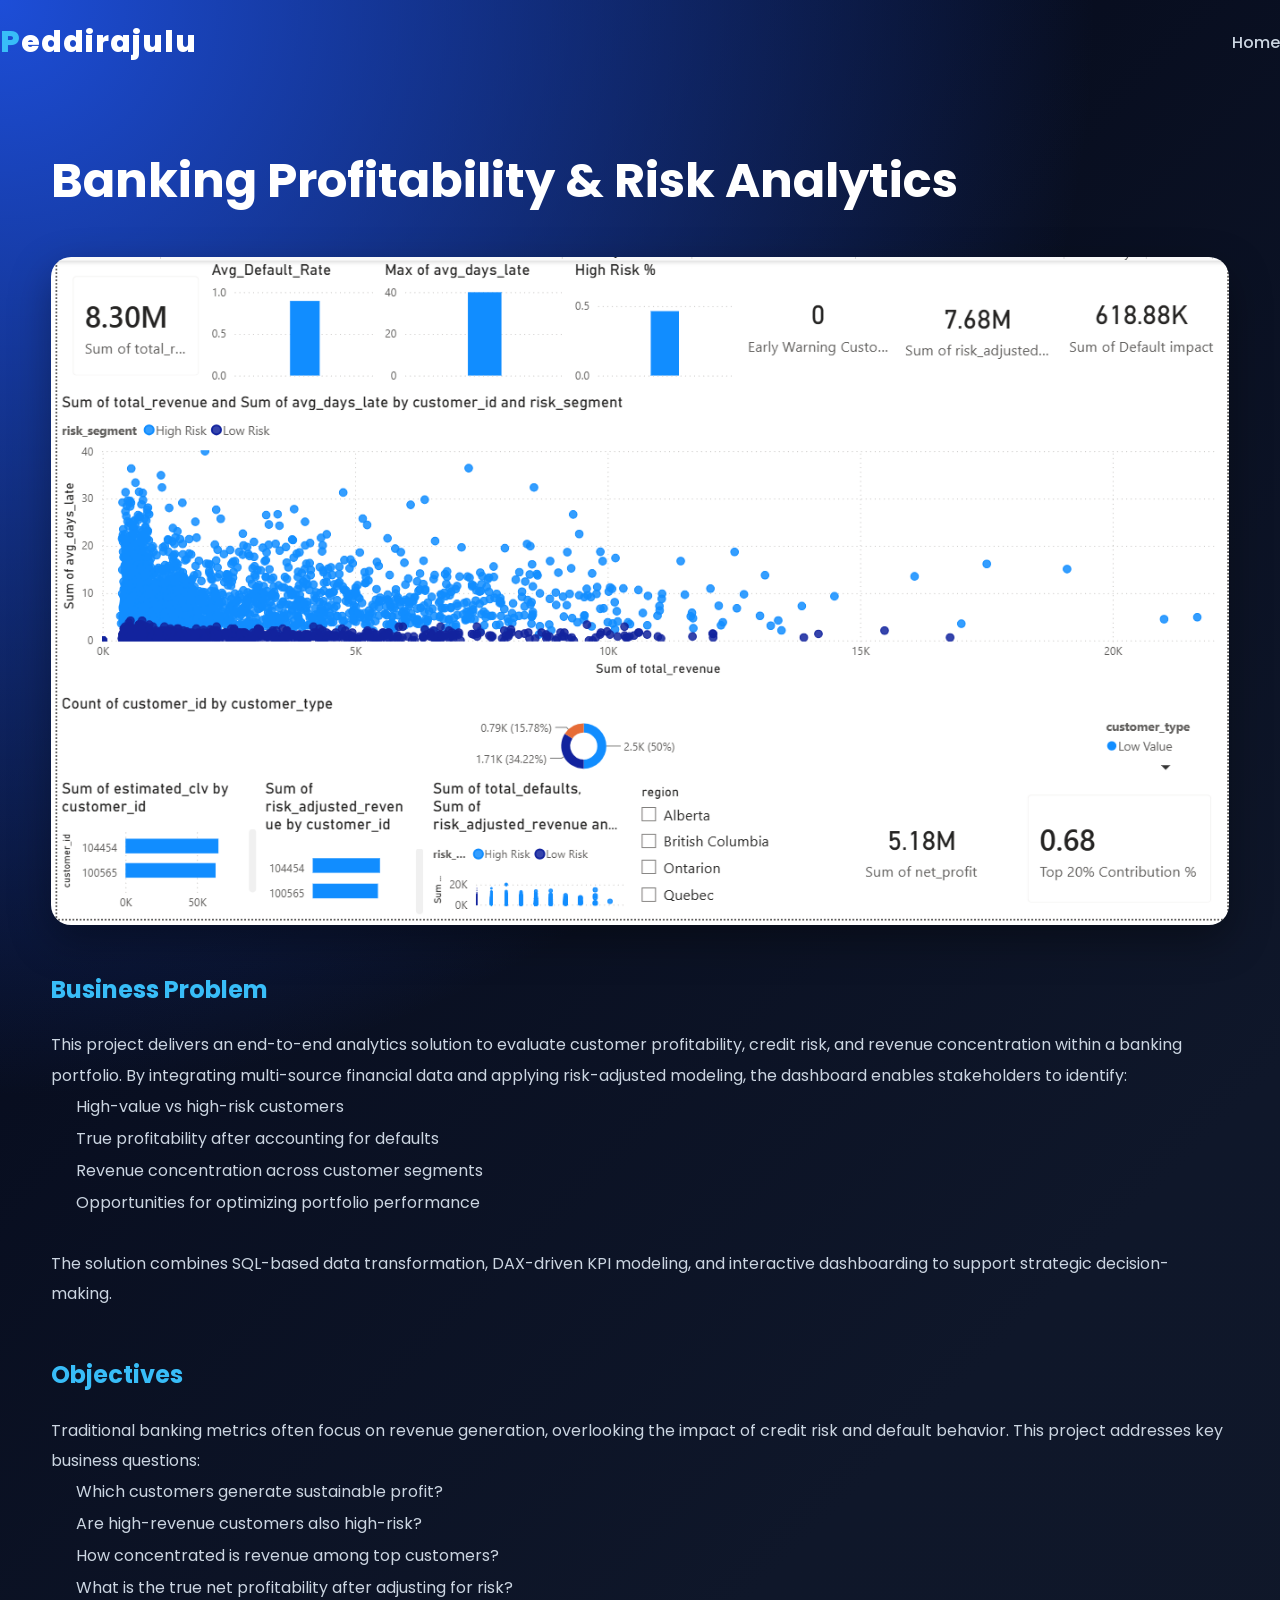
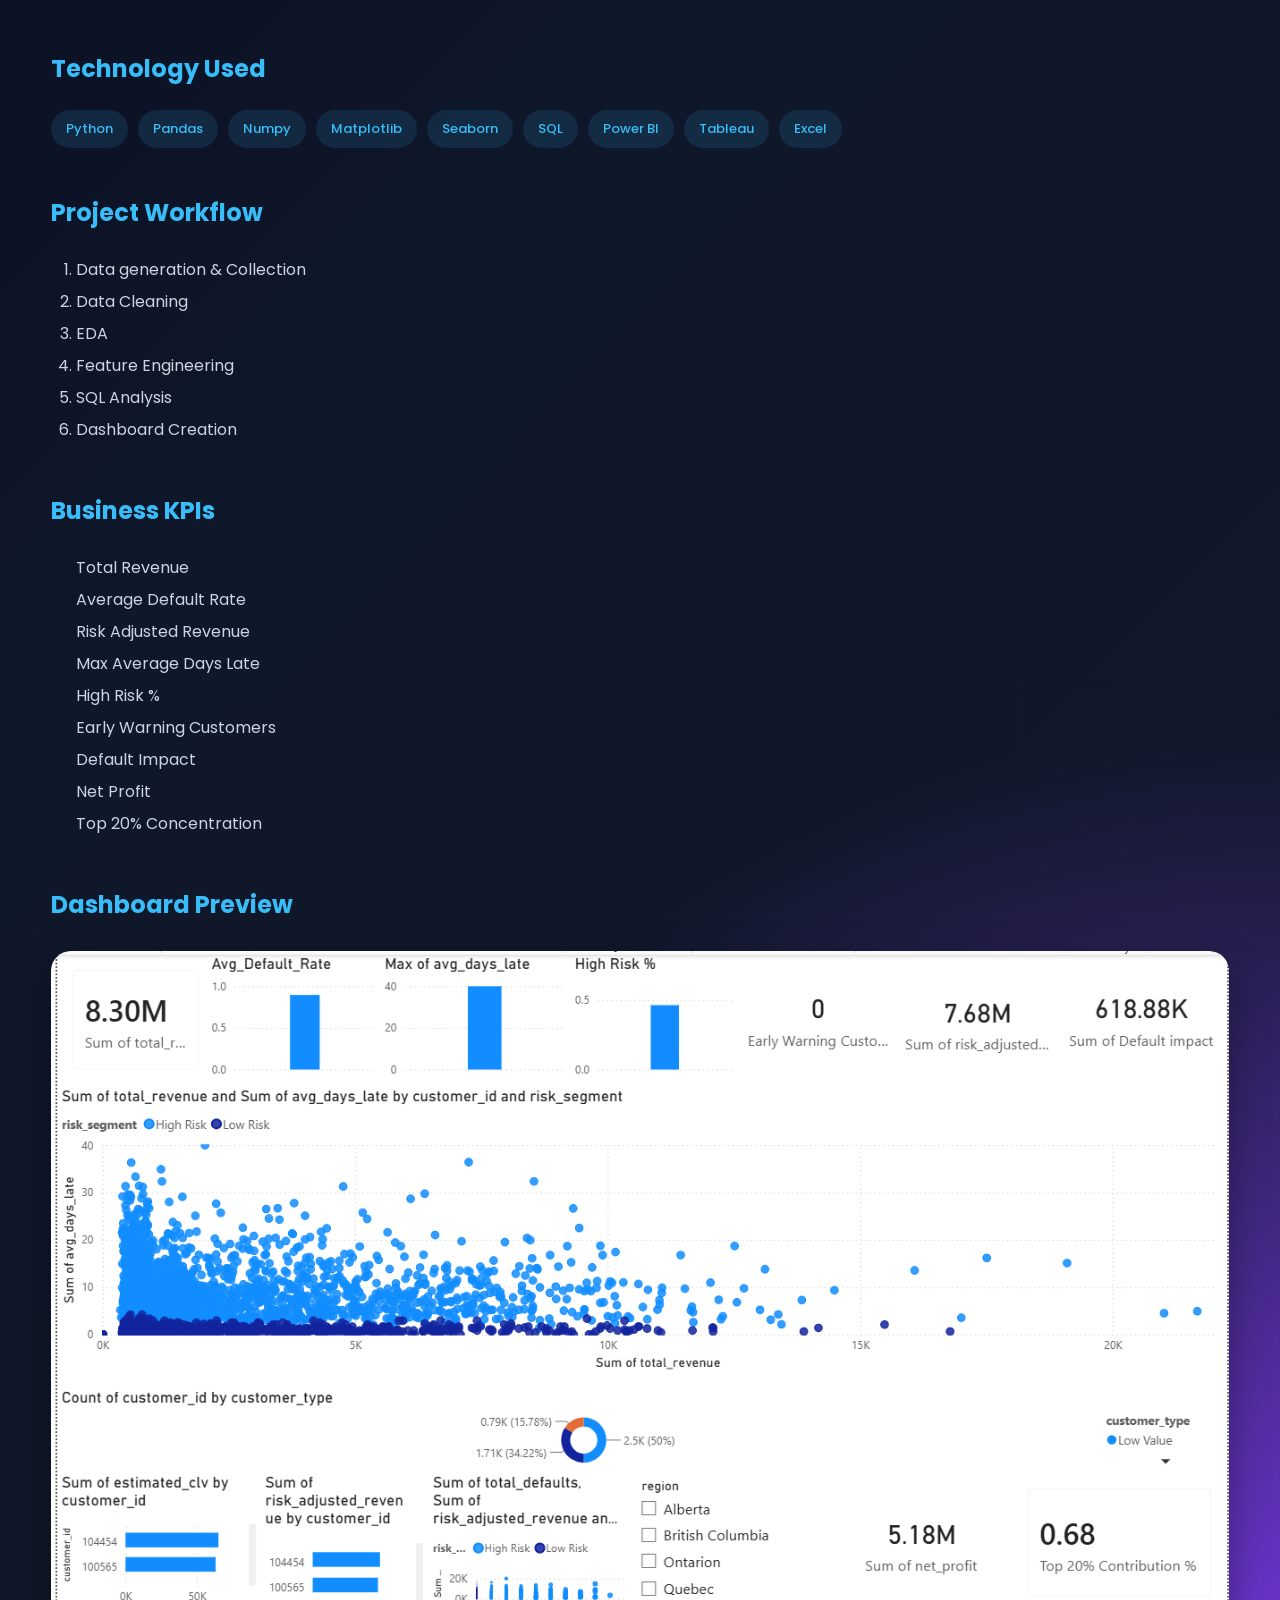
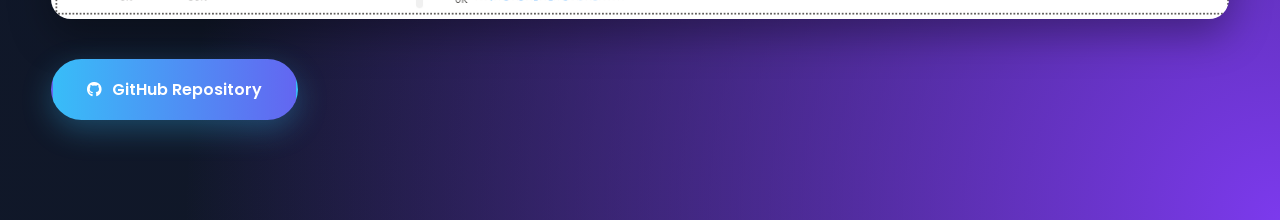
<file: projects/Banking-temp.html>
<!DOCTYPE html>
<html lang="en">

<head>

<meta charset="UTF-8">
<meta name="viewport" content="width=device-width, initial-scale=1.0">

<title>Banking Profitability & Risk Analytics</title>

<link rel="stylesheet" href="../css/style.css">
<link rel="stylesheet" href="../css/responsive.css">

<link rel="stylesheet"
href="https://cdnjs.cloudflare.com/ajax/libs/font-awesome/6.6.0/css/all.min.css">

</head>

<body>

<header>

<nav class="navbar">

<div class="logo">
<span>P</span>eddirajulu
</div>

<ul class="nav-links">

<li><a href="../index.html">Home</a></li>

</ul>

</nav>

</header>

<section class="project-details">

<div class="container">

<h1>Banking Profitability & Risk Analytics</h1>

<img src="../assets/images/banking.png"
class="project-banner">

<h2>Business Problem</h2>
<p>
This project delivers an end-to-end analytics solution to evaluate customer profitability, credit risk, and revenue concentration within a banking portfolio. 

By integrating multi-source financial data and applying risk-adjusted modeling, the dashboard enables stakeholders to identify:
</p>
<ul>
  <li>High-value vs high-risk customers</li>
  <li>True profitability after accounting for defaults</li>
  <li>Revenue concentration across customer segments</li>
  <li>Opportunities for optimizing portfolio performance</li>
</ul>
<p>
The solution combines SQL-based data transformation, DAX-driven KPI modeling, and interactive dashboarding to support strategic decision-making.
</p>


<h2>Objectives</h2>
<p>
Traditional banking metrics often focus on revenue generation, overlooking the impact of credit risk and default behavior. 

This project addresses key business questions: 
<p>

<ul>

<li>Which customers generate sustainable profit? </li>

<li>Are high-revenue customers also high-risk? </li>

<li>How concentrated is revenue among top customers? </li>

<li>What is the true net profitability after adjusting for risk? </li>

</ul>

<h2>Technology Used</h2>

<div class="tech-stack">

<span>Python</span>

<span>Pandas</span>

<span>Numpy</span>

<span>Matplotlib</span>

<span>Seaborn</span>

<span>SQL</span>

<span>Power BI</span>

<span>Tableau</span>

<span>Excel</span>

</div>

<h2>Project Workflow</h2>

<ol>

<li>Data generation & Collection</li>

<li>Data Cleaning</li>

<li>EDA</li>

<li>Feature Engineering</li>

<li>SQL Analysis</li>

<li>Dashboard Creation</li>

</ol>

<h2>Business KPIs</h2>

<ul>

<li>Total Revenue</li>

<li>Average Default Rate</li>

<li>Risk Adjusted Revenue</li>

<li>Max Average Days Late</li>

<li>High Risk %</li>

<li>Early Warning Customers</li>

<li>Default Impact</li>

<li>Net Profit</li>

<li>Top 20% Concentration</li>

</ul>

<h2>Dashboard Preview</h2>

<img src="../assets/images/banking.png"
class="dashboard-image">

<div class="github-button">

<a href="#"
class="btn primary">

<i class="fab fa-github"></i>

GitHub Repository

</a>

</div>

</div>

</section>

<script src="../js/script.js"></script>

</body>

</html>
</file>
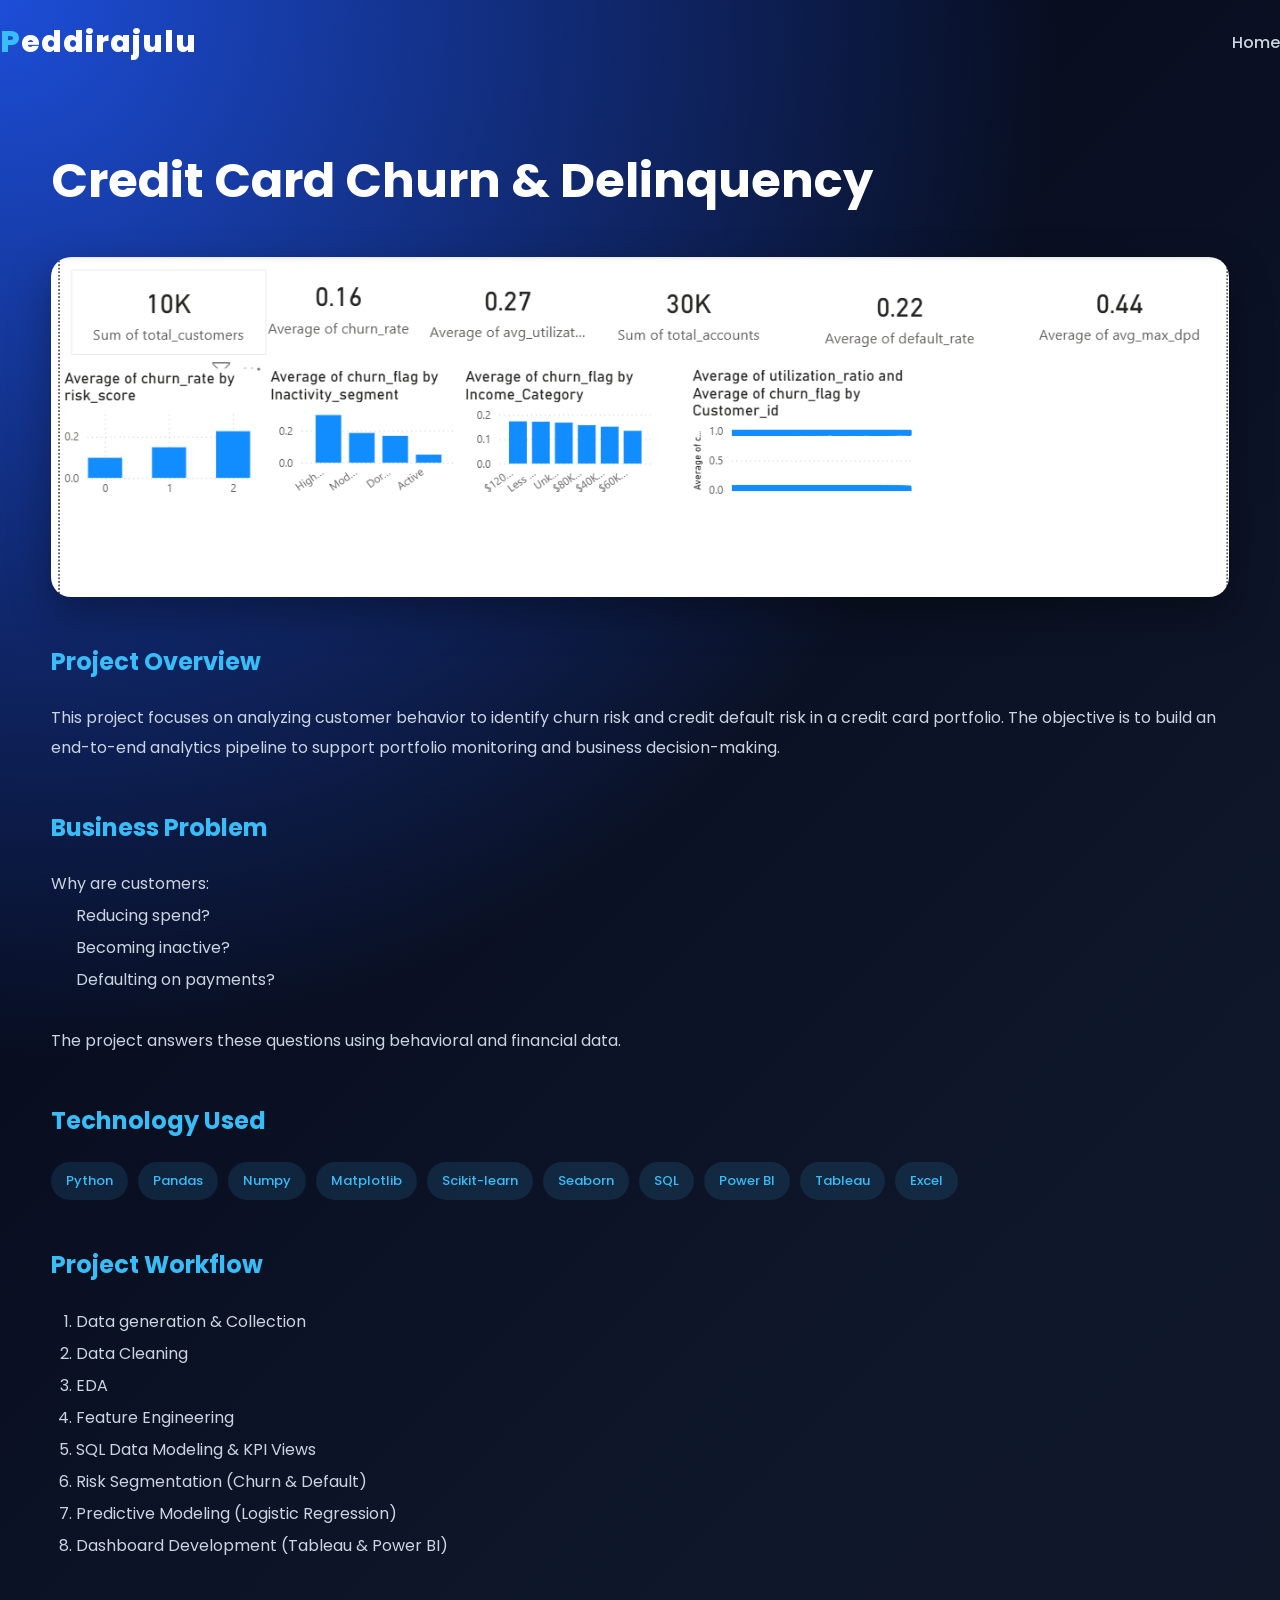
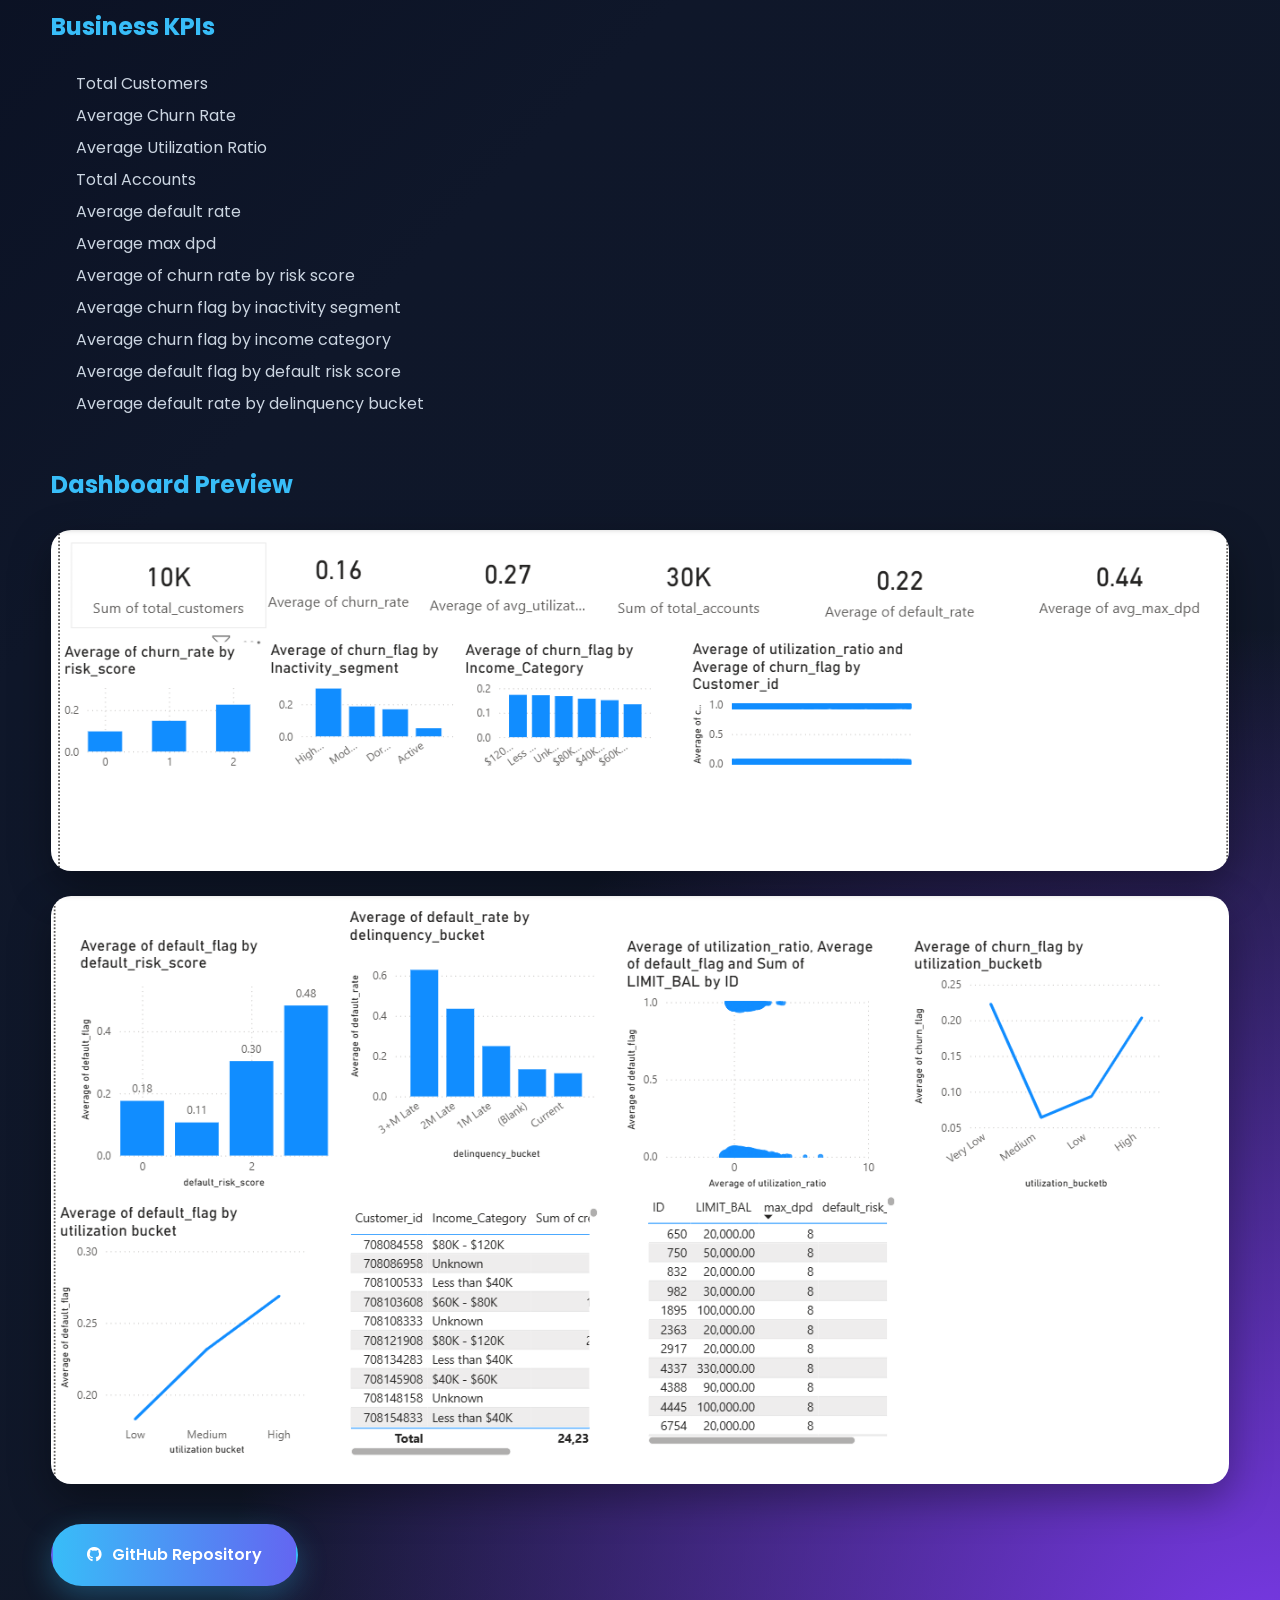
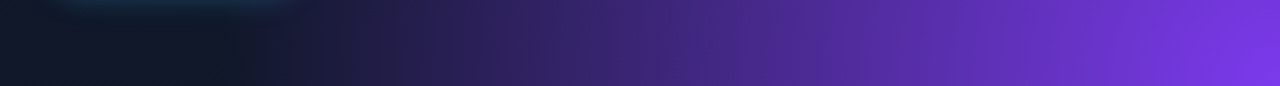
<file: projects/churn.html>
<!DOCTYPE html>
<html lang="en">

<head>

<meta charset="UTF-8">
<meta name="viewport" content="width=device-width, initial-scale=1.0">

<title>Credit Card Churn & Delinquency</title>

<link rel="stylesheet" href="../css/style.css">
<link rel="stylesheet" href="../css/responsive.css">

<link rel="stylesheet"
href="https://cdnjs.cloudflare.com/ajax/libs/font-awesome/6.6.0/css/all.min.css">

</head>

<body>

<header>

<nav class="navbar">

<div class="logo">
<span>P</span>eddirajulu
</div>

<ul class="nav-links">

<li><a href="../index.html">Home</a></li>

</ul>

</nav>

</header>

<section class="project-details">

<div class="container">

<h1>Credit Card Churn & Delinquency</h1>

<img src="../assets/images/churn.png"
class="project-banner">

<h2> Project Overview </h2>
<p>
This project focuses on analyzing customer behavior to identify churn risk and credit default risk in a credit card portfolio.	 

The objective is to build an end-to-end analytics pipeline to support portfolio monitoring and business decision-making. 
</p>

<h2> Business Problem </h2>
<p>
Why are customers:  
<p>

<ul>

<li>Reducing spend?  </li>

<li>Becoming inactive?  </li>

<li>Defaulting on payments?  </li>

</ul>
<p>
The project answers these questions using behavioral and financial data.  
</p>

<h2>Technology Used</h2>

<div class="tech-stack">

<span>Python</span>

<span>Pandas</span>

<span>Numpy</span>

<span>Matplotlib</span>

<span>Scikit-learn</span>

<span>Seaborn</span>

<span>SQL</span>

<span>Power BI</span>

<span>Tableau</span>

<span>Excel</span>

</div>

<h2>Project Workflow</h2>

<ol>

<li>Data generation & Collection</li>

<li>Data Cleaning</li>

<li>EDA</li>

<li>Feature Engineering</li>

<li>SQL Data Modeling & KPI Views </li>

<li>Risk Segmentation (Churn & Default)  </li>


<li>Predictive Modeling (Logistic Regression)   </li>


<li>Dashboard Development (Tableau & Power BI) </li>

</ol>

<h2>Business KPIs</h2>

<ul>

<li>Total Customers</li>

<li>Average Churn Rate</li>

<li>Average Utilization Ratio</li>

<li>Total Accounts</li>

<li>Average default rate</li>

<li>Average max dpd</li>

<li>Average of churn rate by risk score</li>

<li>Average churn flag by inactivity segment</li>

<li>Average churn flag by income category</li>

<li>Average default flag by default risk score</li>

<li>Average default rate by delinquency bucket</li>

</ul>

<h2>Dashboard Preview</h2>

<img src="../assets/images/churn.png"
class="dashboard-image">

<img src="../assets/images/delinquency.png"
class="dashboard-image">

<div class="github-button">

<a href="#"
class="btn primary">

<i class="fab fa-github"></i>

GitHub Repository

</a>

</div>

</div>

</section>

<script src="../js/script.js"></script>

</body>

</html>
</file>
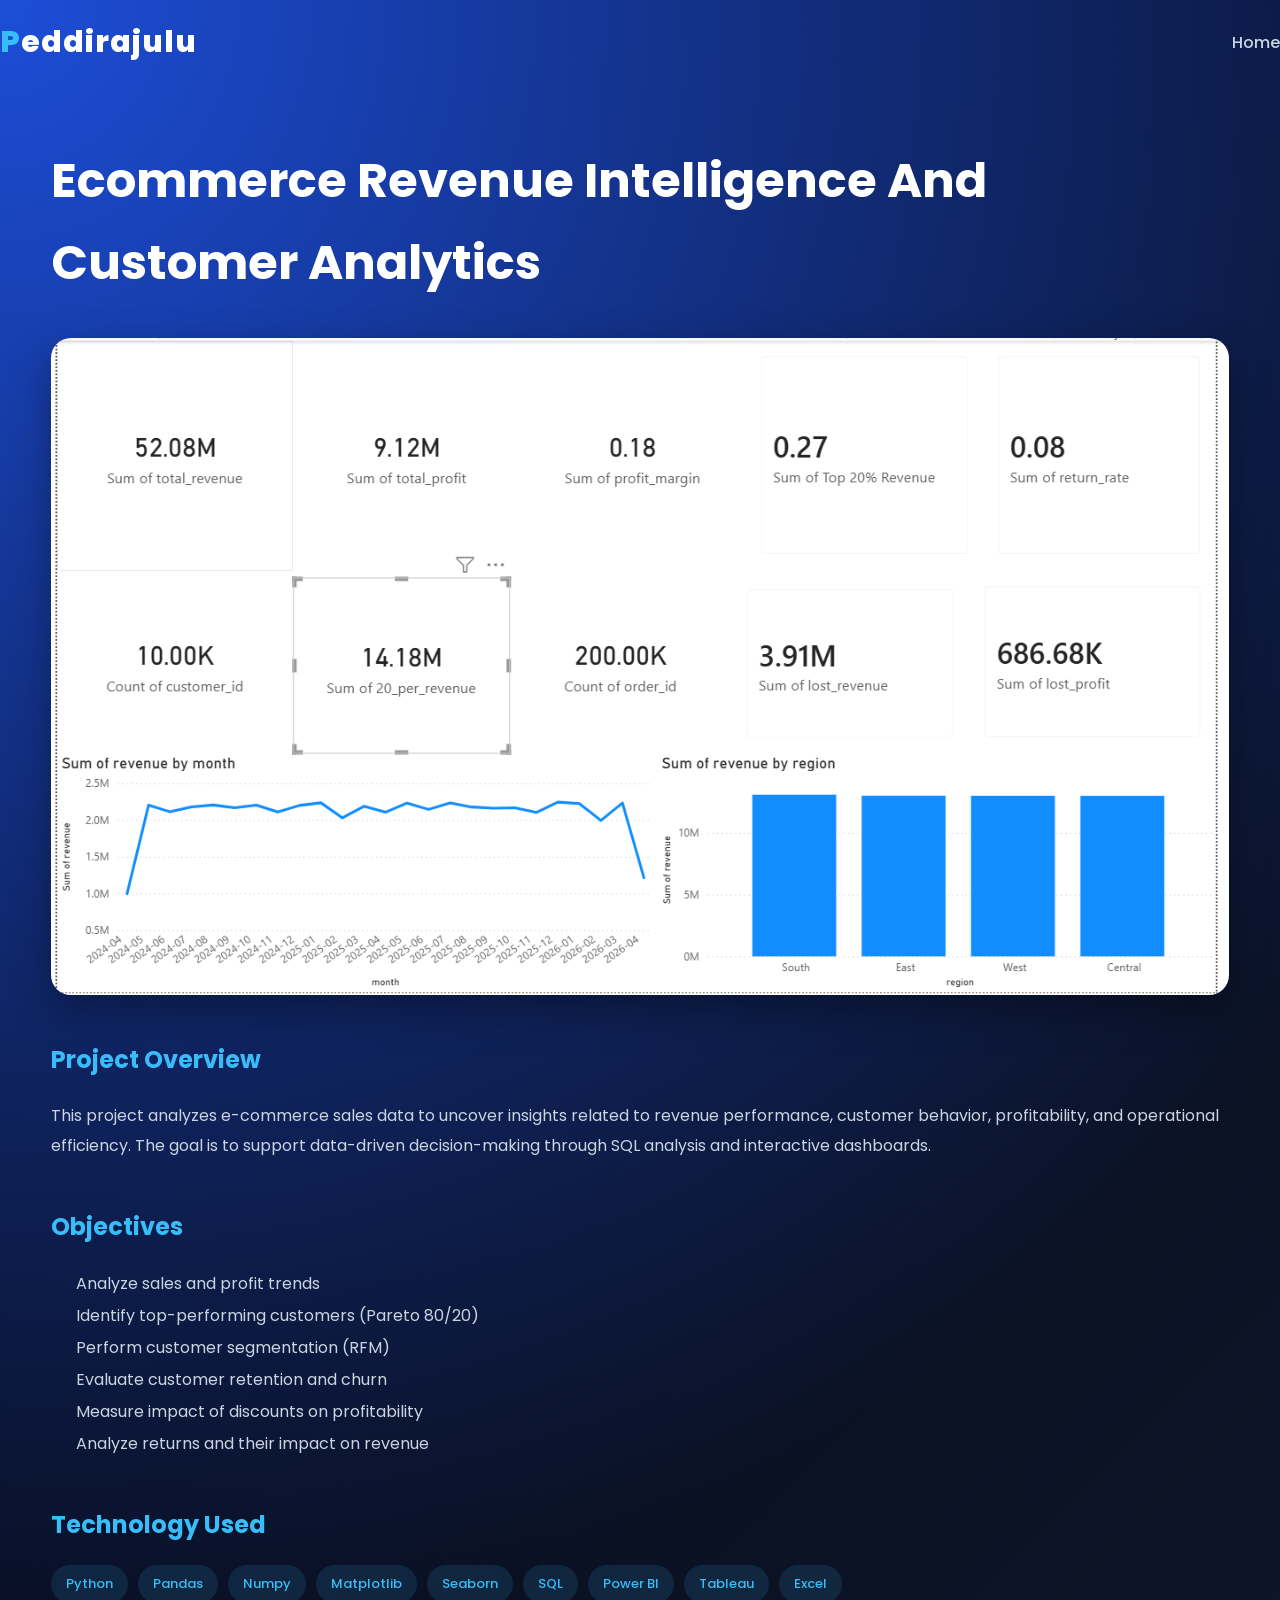
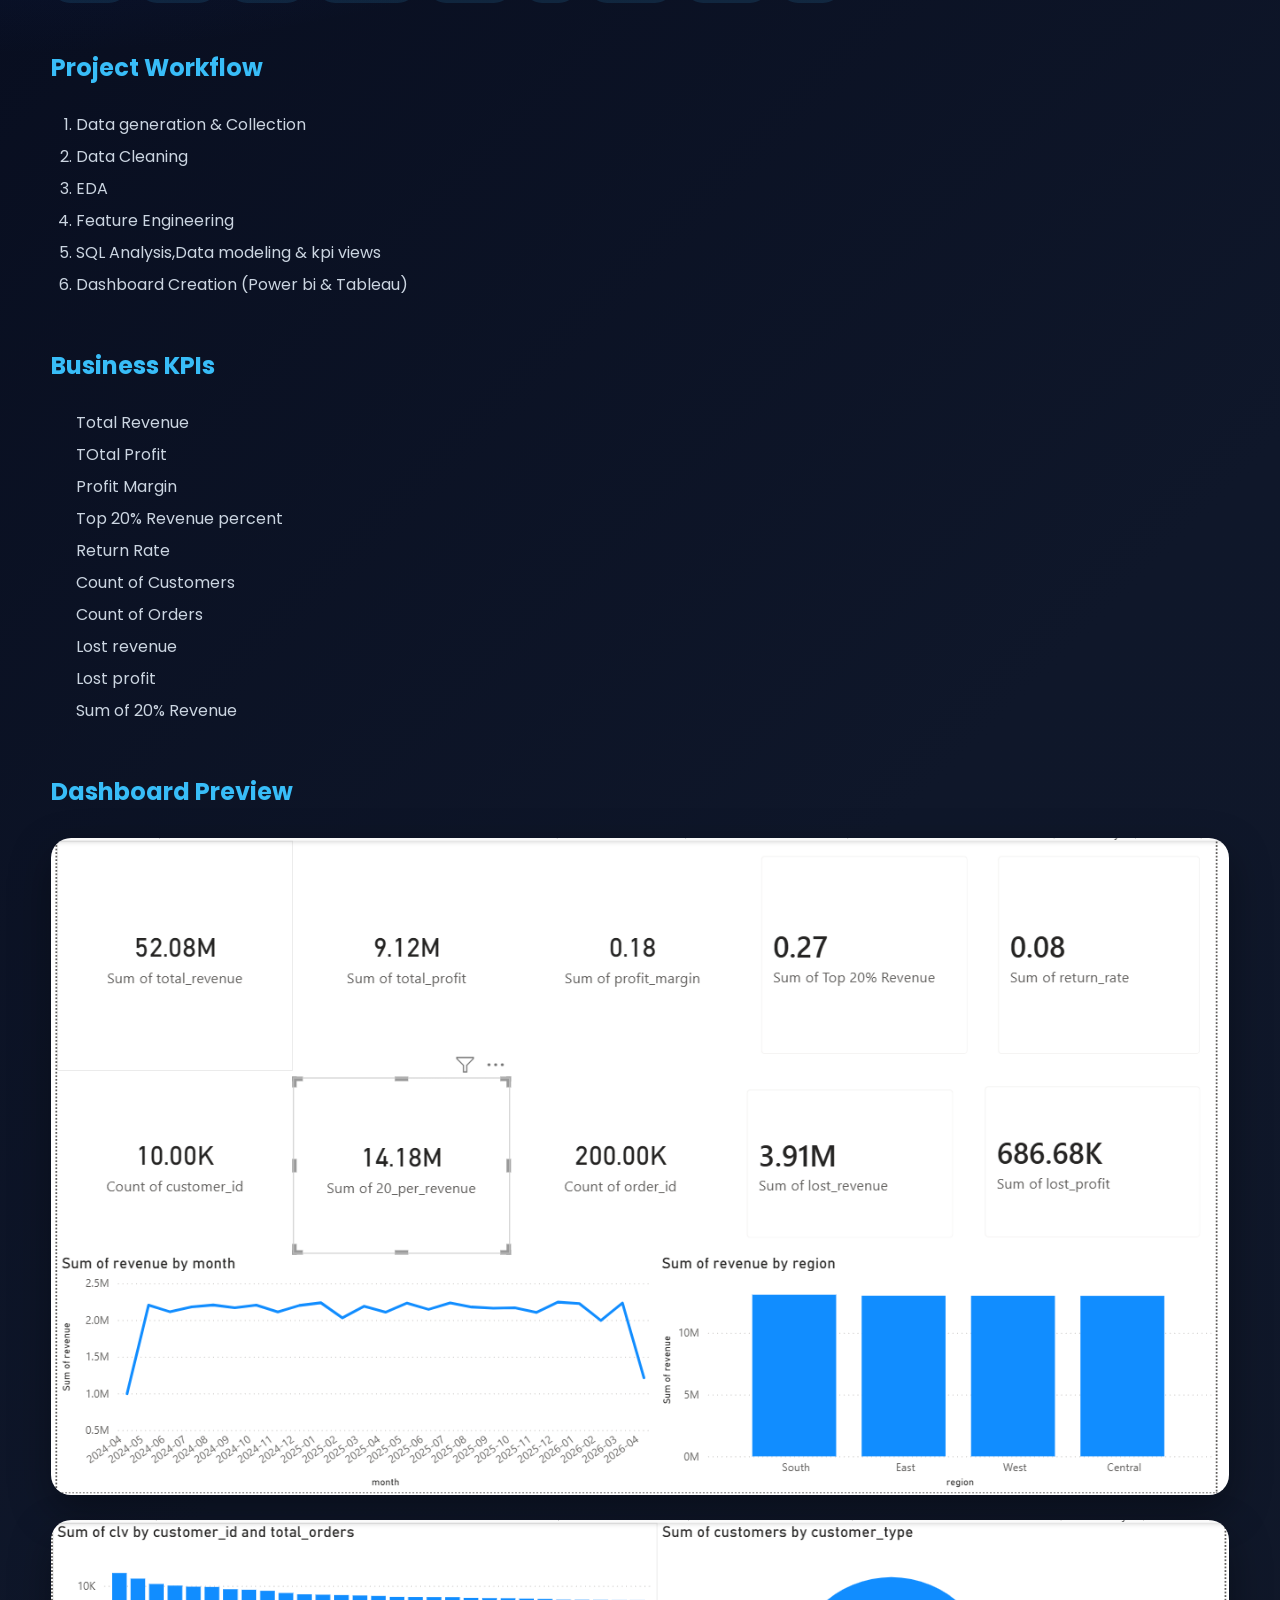
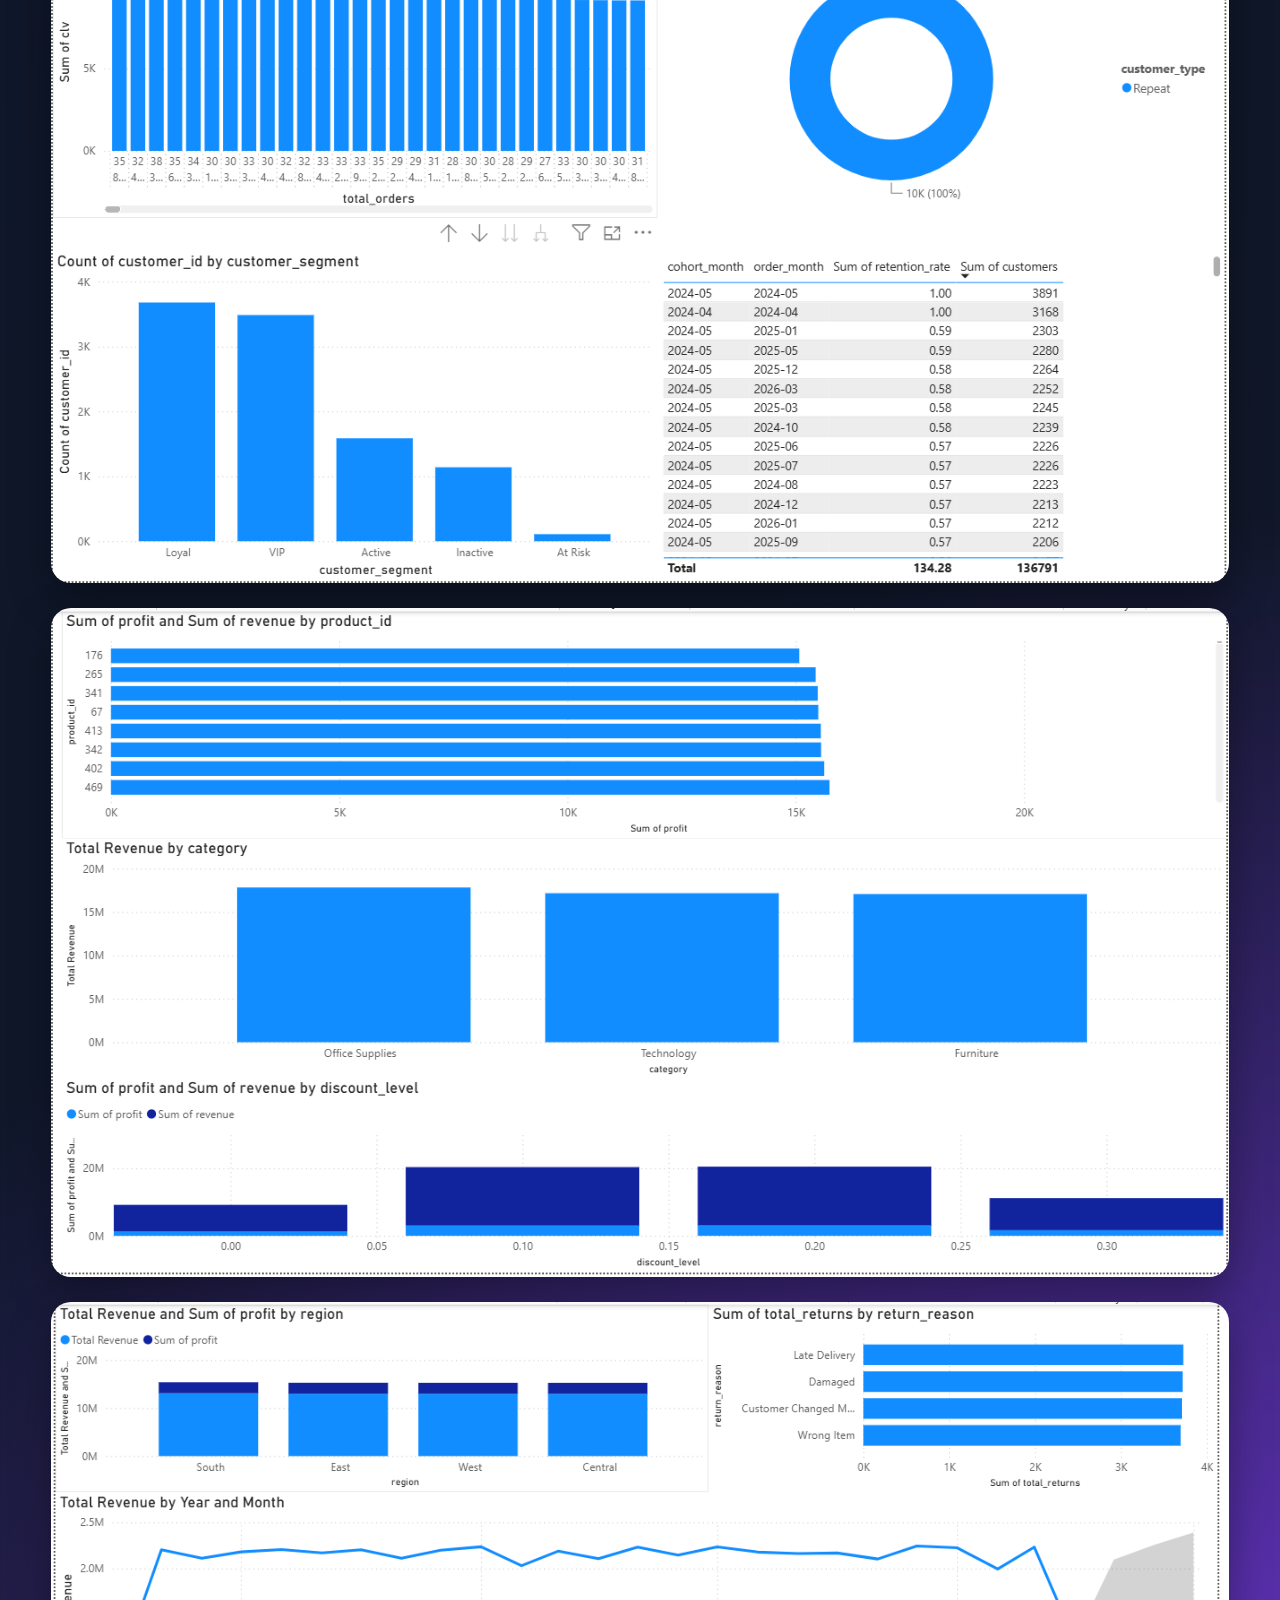
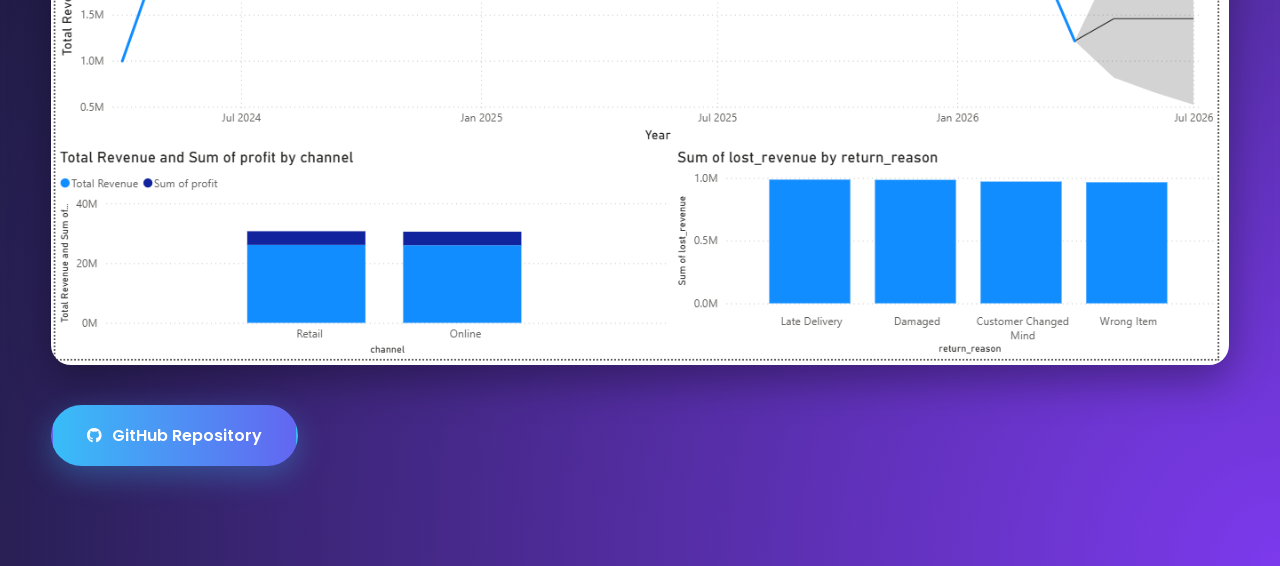
<file: projects/ecommerce.html>
<!DOCTYPE html>
<html lang="en">

<head>

<meta charset="UTF-8">
<meta name="viewport" content="width=device-width, initial-scale=1.0">

<title>Ecommerce Revenue Intelligence And Customer Analytics</title>

<link rel="stylesheet" href="../css/style.css">
<link rel="stylesheet" href="../css/responsive.css">

<link rel="stylesheet"
href="https://cdnjs.cloudflare.com/ajax/libs/font-awesome/6.6.0/css/all.min.css">

</head

<body>

<header>

<nav class="navbar">

<div class="logo">
<span>P</span>eddirajulu
</div>

<ul class="nav-links">

<li><a href="../index.html">Home</a></li>

</ul>

</nav>

</header>

<section class="project-details">

<div class="container">

<h1>Ecommerce Revenue Intelligence And Customer Analytics</h1>

<img src="../assets/images/ecommerce_executive_overview.png"
class="project-banner">

<h2>Project Overview</h2>
<p>
This project analyzes e-commerce sales data to uncover insights related to revenue performance, customer behavior, profitability, and operational efficiency. 

The goal is to support data-driven decision-making through SQL analysis and interactive dashboards.
</p>

<h2>Objectives</h2>

<ul>

<li>Analyze sales and profit trends </li>

<li>Identify top-performing customers (Pareto 80/20) </li>

<li>Perform customer segmentation (RFM) </li>

<li>Evaluate customer retention and churn  </li>

<li>Measure impact of discounts on profitability  </li>

<li>Analyze returns and their impact on revenue   </li>

</ul>

<h2>Technology Used</h2>

<div class="tech-stack">

<span>Python</span>

<span>Pandas</span>

<span>Numpy</span>

<span>Matplotlib</span>

<span>Seaborn</span>

<span>SQL</span>

<span>Power BI</span>

<span>Tableau</span>

<span>Excel</span>

</div>

<h2>Project Workflow</h2>

<ol>

<li>Data generation & Collection</li>

<li>Data Cleaning</li>

<li>EDA</li>

<li>Feature Engineering</li>

<li>SQL Analysis,Data modeling & kpi views</li>

<li>Dashboard Creation (Power bi & Tableau)</li>

</ol>

<h2>Business KPIs</h2>

<ul>

<li>Total Revenue</li>

<li>TOtal Profit</li>

<li>Profit Margin</li>

<li>Top 20% Revenue percent</li>

<li>Return Rate</li>

<li>Count of Customers</li>

<li>Count of Orders</li>

<li>Lost revenue</li>

<li>Lost profit</li>

<li>Sum of 20% Revenue</li>

</ul>

<h2>Dashboard Preview</h2>

<img src="../assets/images/ecommerce_executive_overview.png"
class="dashboard-image">

<img src="../assets/images/ecommerce_customer_analytics.png"
class="dashboard-image">

<img src="../assets/images/ecommerce_product_analytics.png"
class="dashboard-image">

<img src="../assets/images/ecommerce_sales_performance.png"
class="dashboard-image">

<div class="github-button">

<a href="#"
class="btn primary">

<i class="fab fa-github"></i>

GitHub Repository

</a>

</div>

</div>

</section>

<script src="../js/script.js"></script>

</body>

</html>
</file>
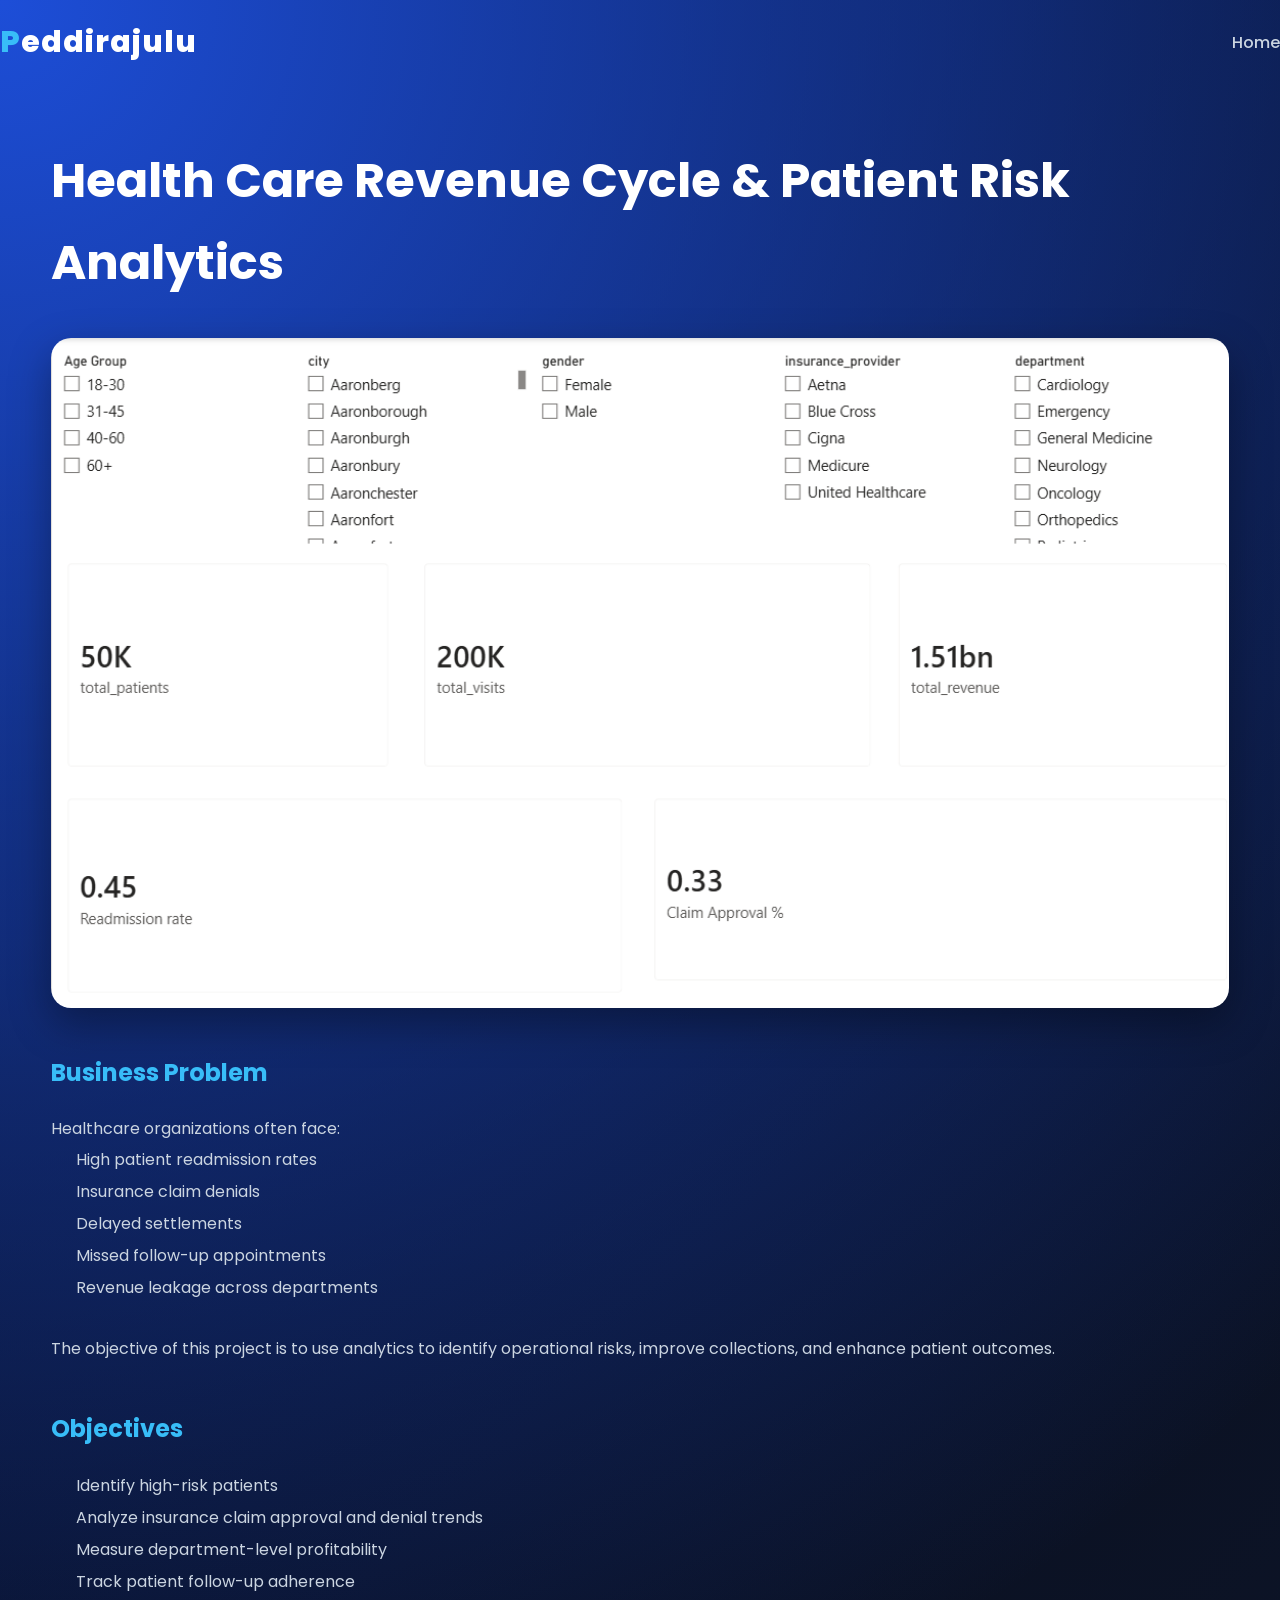
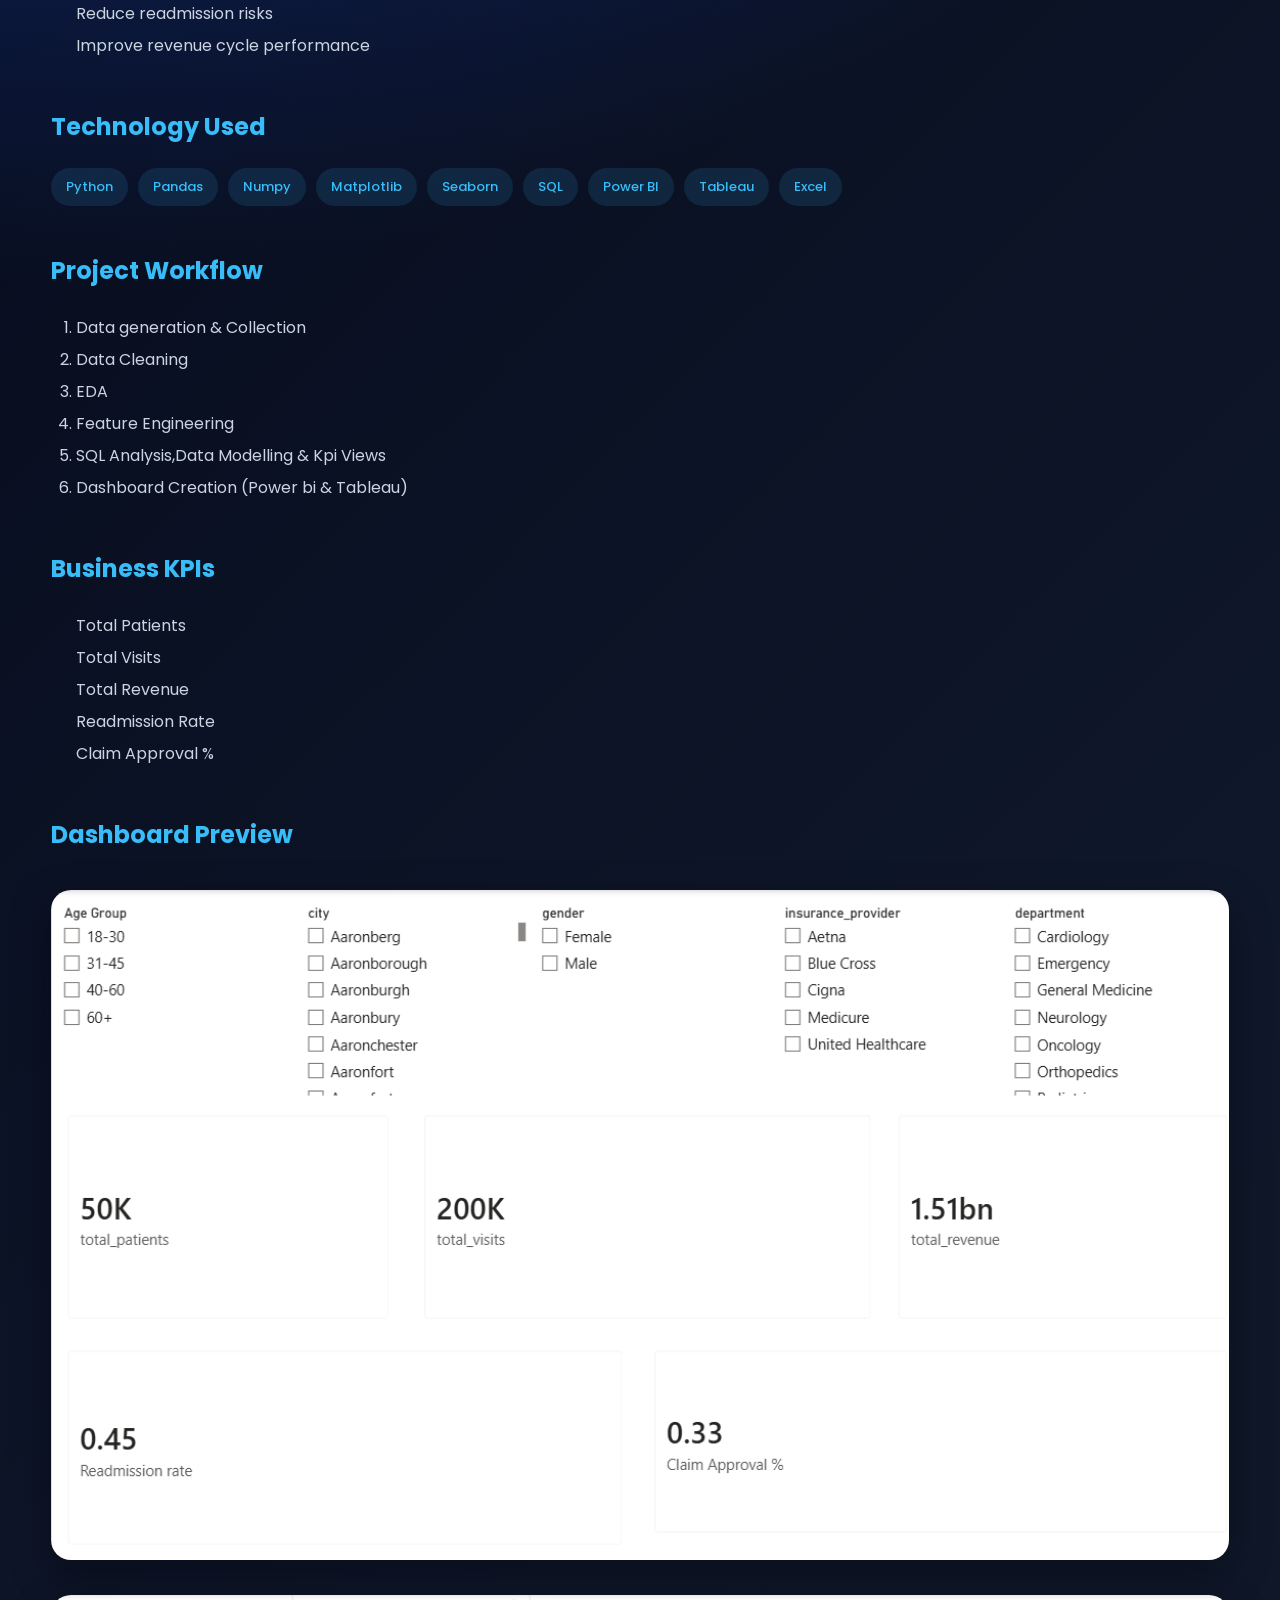
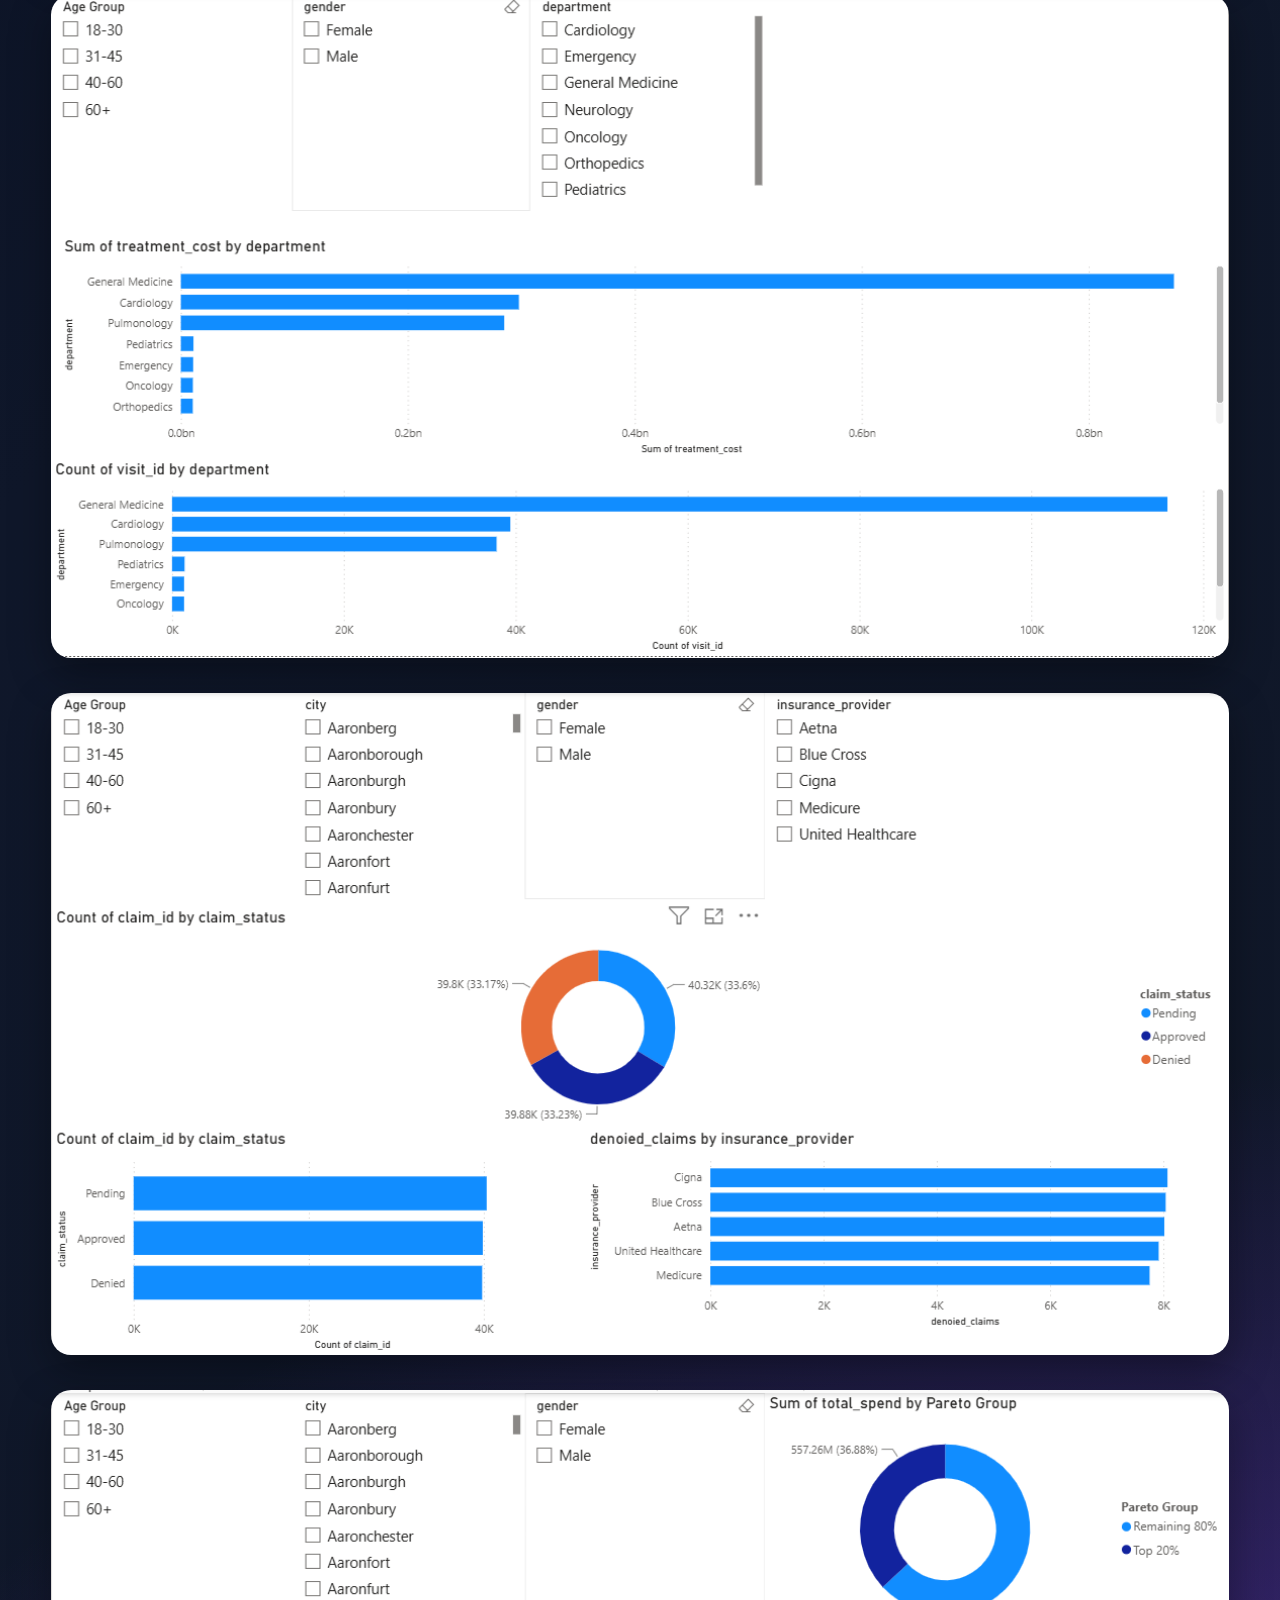
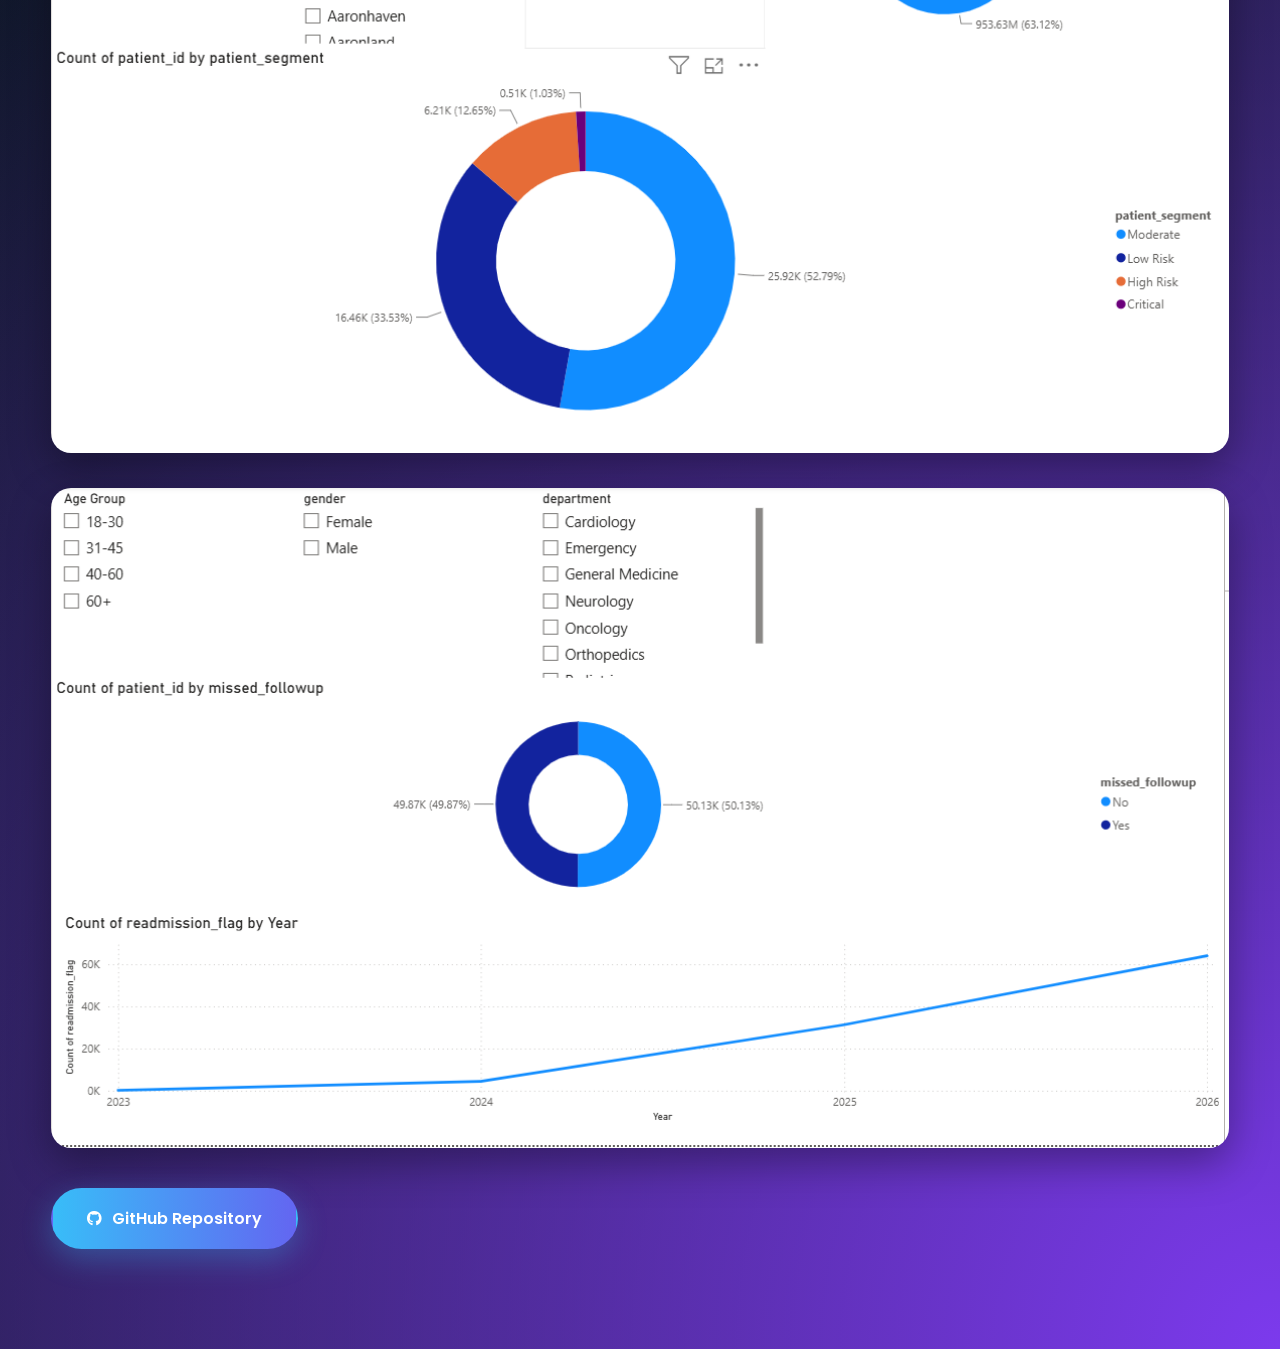
<file: projects/healthcare.html>
<!DOCTYPE html>
<html lang="en">

<head>

<meta charset="UTF-8">
<meta name="viewport" content="width=device-width, initial-scale=1.0">

<title>Health Care Revenue Cycle & Patient Risk Analtics</title>

<link rel="stylesheet" href="../css/style.css">
<link rel="stylesheet" href="../css/responsive.css">

<link rel="stylesheet"
href="https://cdnjs.cloudflare.com/ajax/libs/font-awesome/6.6.0/css/all.min.css">

</head

<body>

<header>

<nav class="navbar">

<div class="logo">
<span>P</span>eddirajulu
</div>

<ul class="nav-links">

<li><a href="../index.html">Home</a></li>

</ul>

</nav>

</header>

<section class="project-details">

<div class="container">

<h1>Health Care Revenue Cycle & Patient Risk Analytics</h1>

<img src="../assets/images/health_executive_dashboard.png"
class="project-banner">


<h2>Business Problem</h2>
<p>

Healthcare organizations often face: 

</p>

<ul>

<li>High patient readmission rates  </li>

<li>Insurance claim denials  </li>

<li>Delayed settlements  </li>

<li>Missed follow-up appointments  </li>

<li>Revenue leakage across departments   </li>

</ul>

<p>
 
The objective of this project is to use analytics to identify operational risks, improve collections, and enhance patient outcomes. 
 
<p>

<h2>Objectives</h2>

<ul>

<li>Identify high-risk patients   </li>

<li>Analyze insurance claim approval and denial trends   </li>

<li>Measure department-level profitability   </li>

<li>Track patient follow-up adherence   </li>

<li>Reduce readmission risks    </li>

<li>Improve revenue cycle performance     </li>

</ul>

<h2>Technology Used</h2>

<div class="tech-stack">

<span>Python</span>

<span>Pandas</span>

<span>Numpy</span>

<span>Matplotlib</span>

<span>Seaborn</span>

<span>SQL</span>

<span>Power BI</span>

<span>Tableau</span>

<span>Excel</span>

</div>

<h2>Project Workflow</h2>

<ol>

<li>Data generation & Collection</li>

<li>Data Cleaning</li>

<li>EDA</li>

<li>Feature Engineering</li>

<li>SQL Analysis,Data Modelling & Kpi Views</li>

<li>Dashboard Creation (Power bi & Tableau)</li>

</ol>

<h2>Business KPIs</h2>

<ul>

<li>Total Patients</li>

<li>Total Visits</li>

<li>Total Revenue</li>

<li>Readmission Rate</li>

<li>Claim Approval %</li>

</ul>

<h2>Dashboard Preview</h2>

<img src="../assets/images/health_executive_dashboard.png"
class="project-banner">

<img src="../assets/images/health_department_performance.png"
class="project-banner">

<img src="../assets/images/health_insurance_analytics.png"
class="project-banner">

<img src="../assets/images/health_patient_risk_analytics.png"
class="project-banner">

<img src="../assets/images/health_follow-up_readmission.png"
class="project-banner">

<div class="github-button">

<a href="#"
class="btn primary">

<i class="fab fa-github"></i>

GitHub Repository

</a>

</div>

</div>

</section>

<script src="../js/script.js"></script>

</body>

</html>
</file>
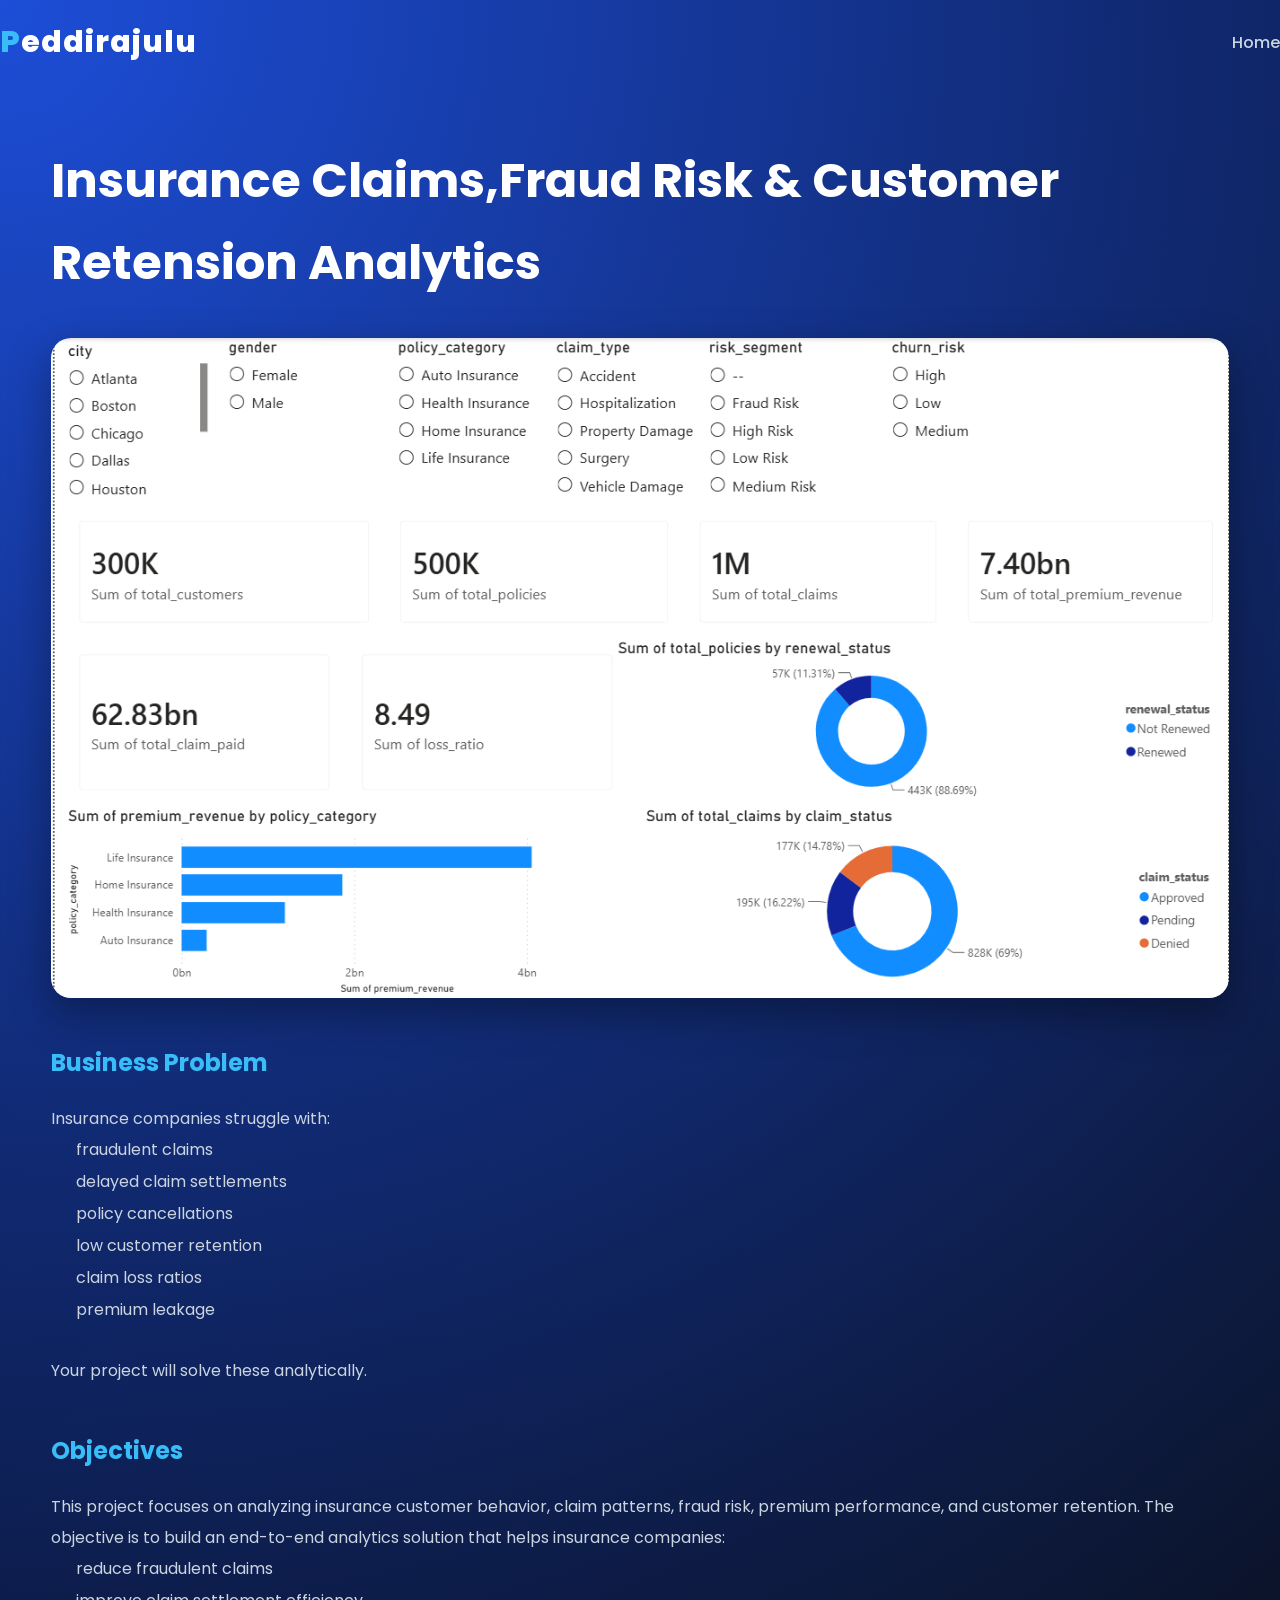
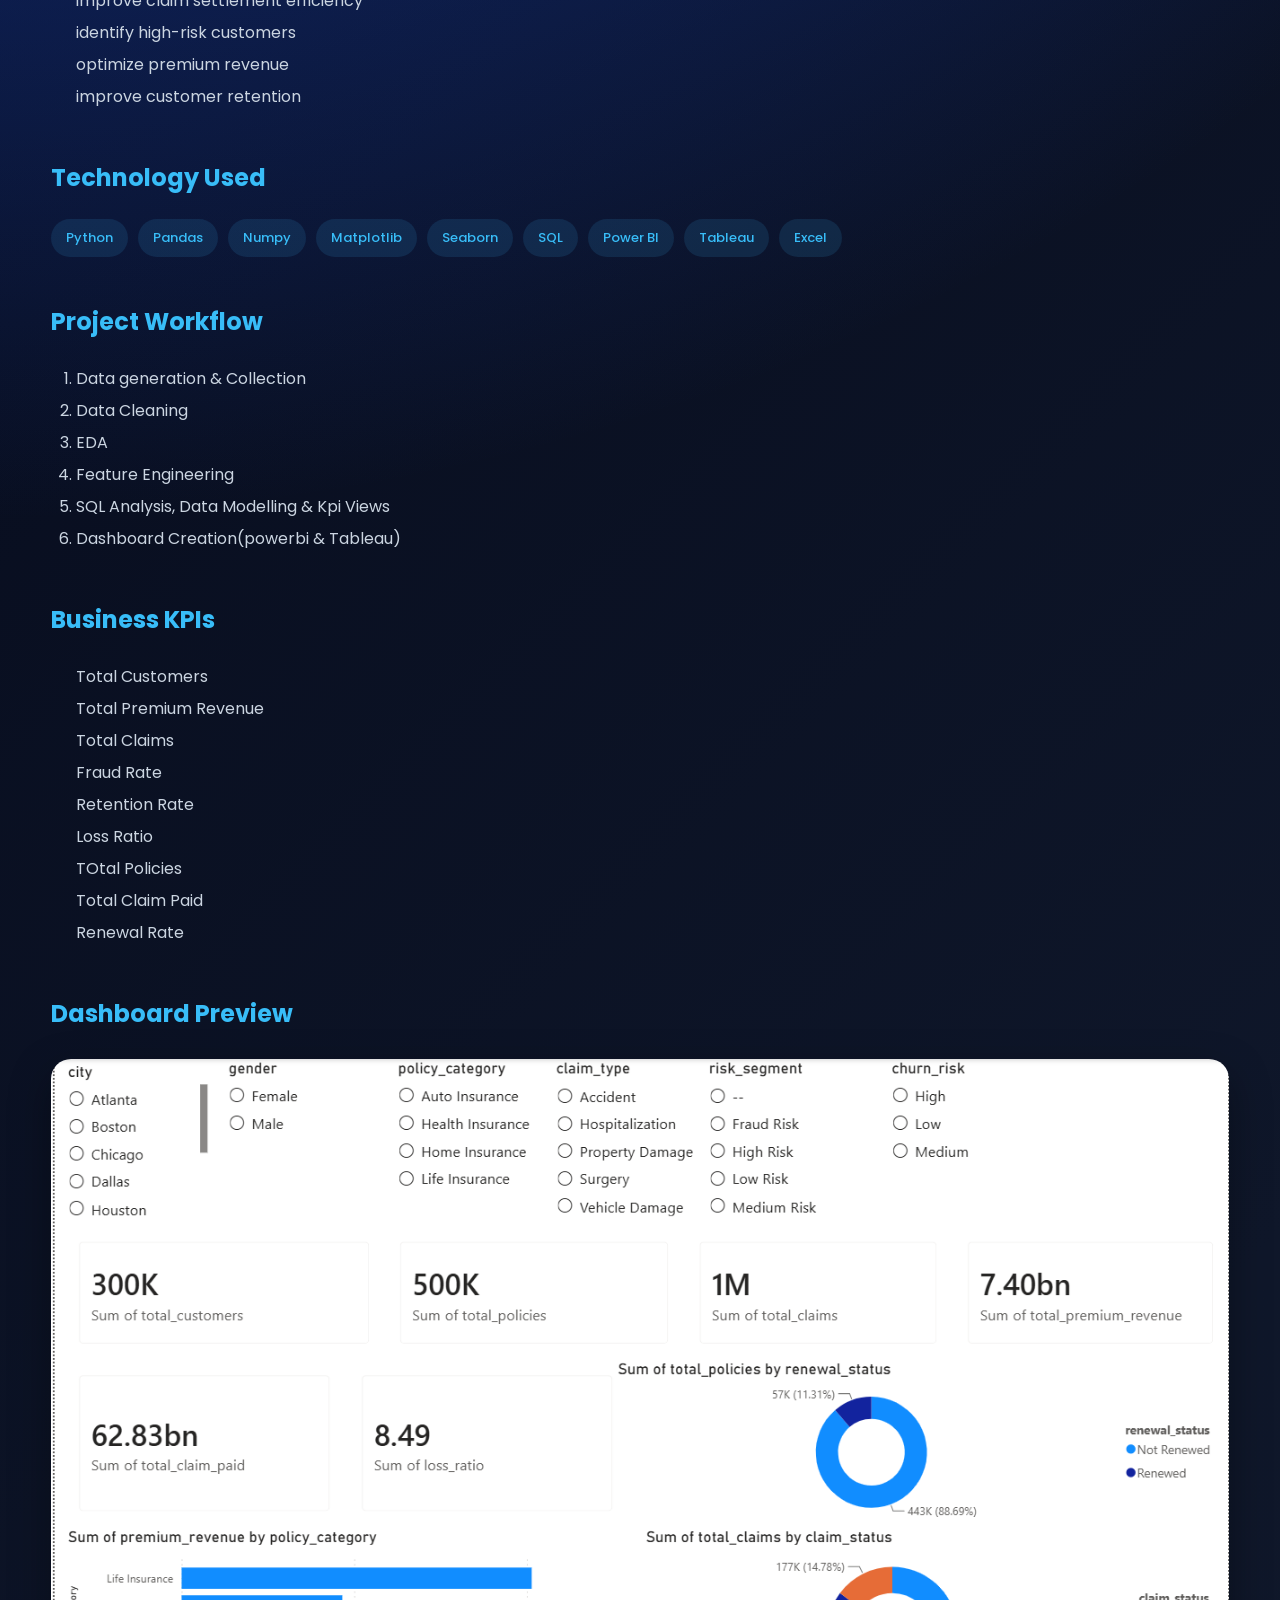
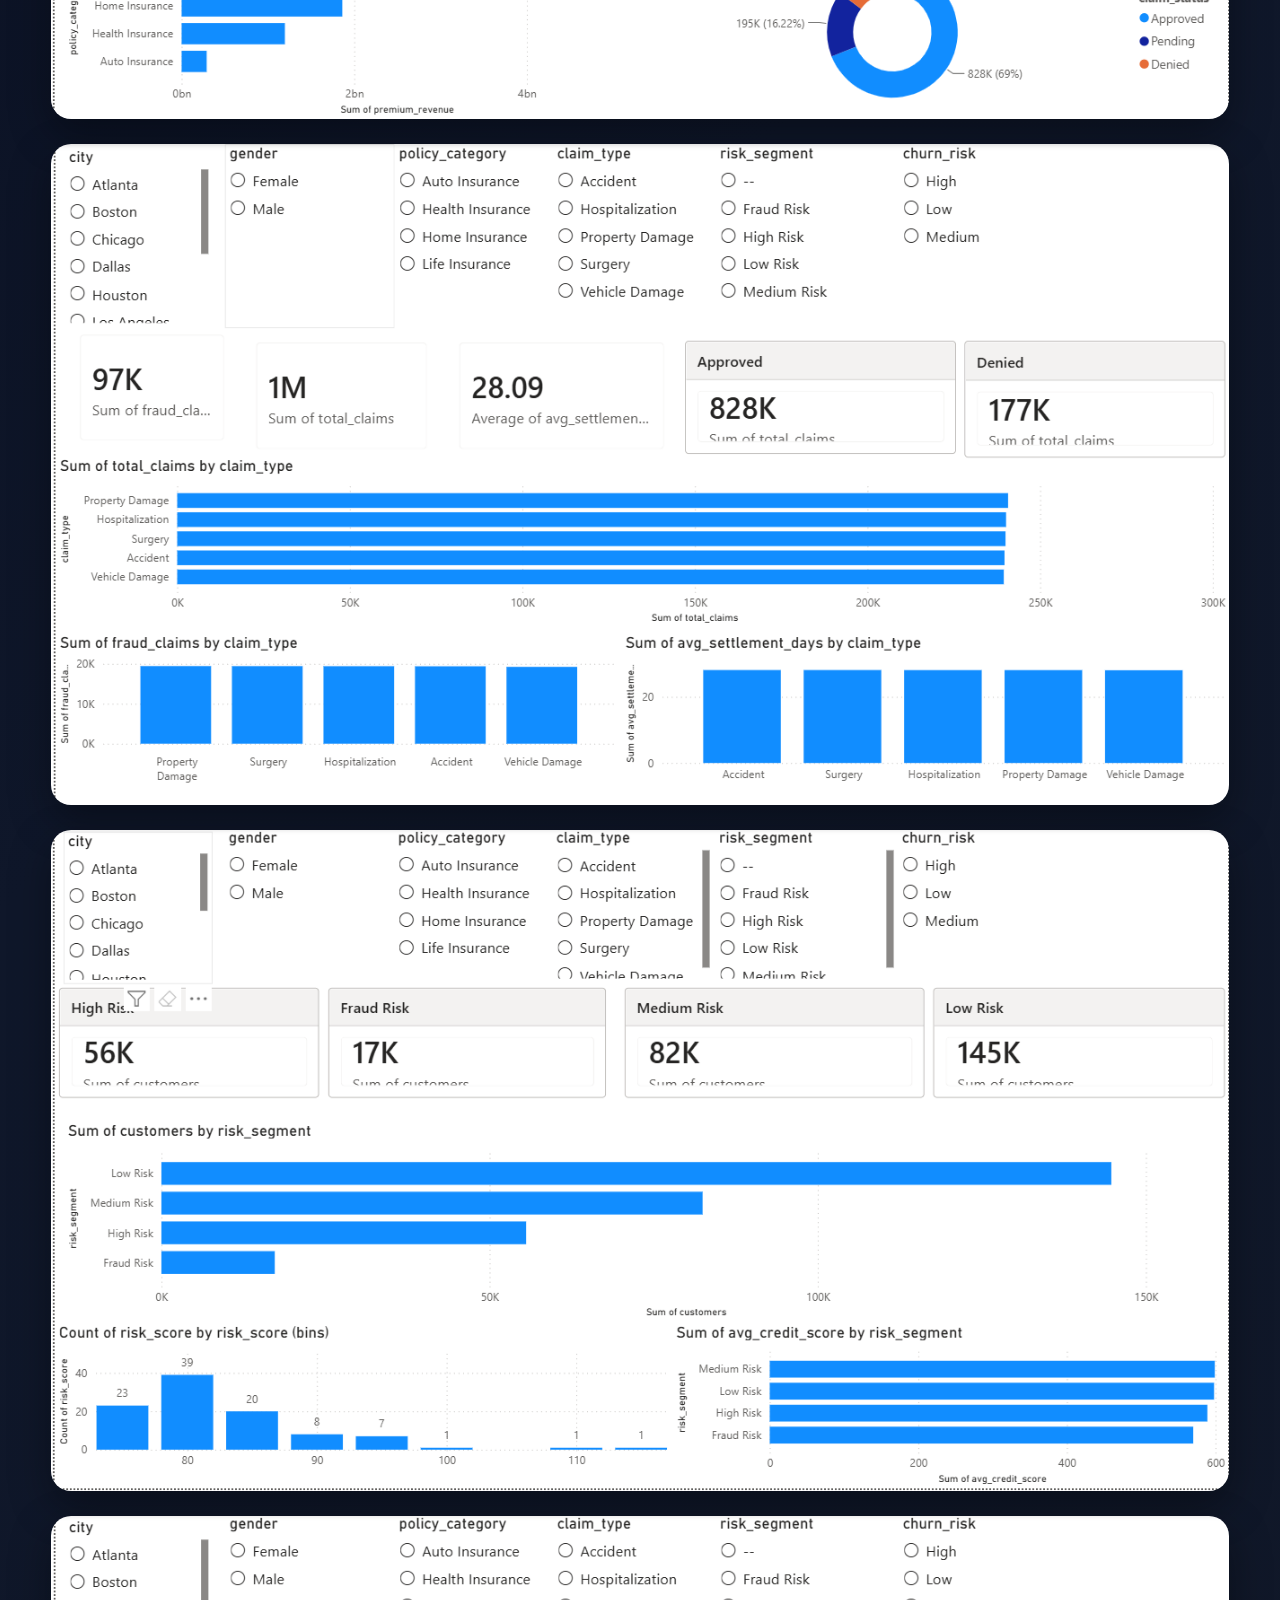
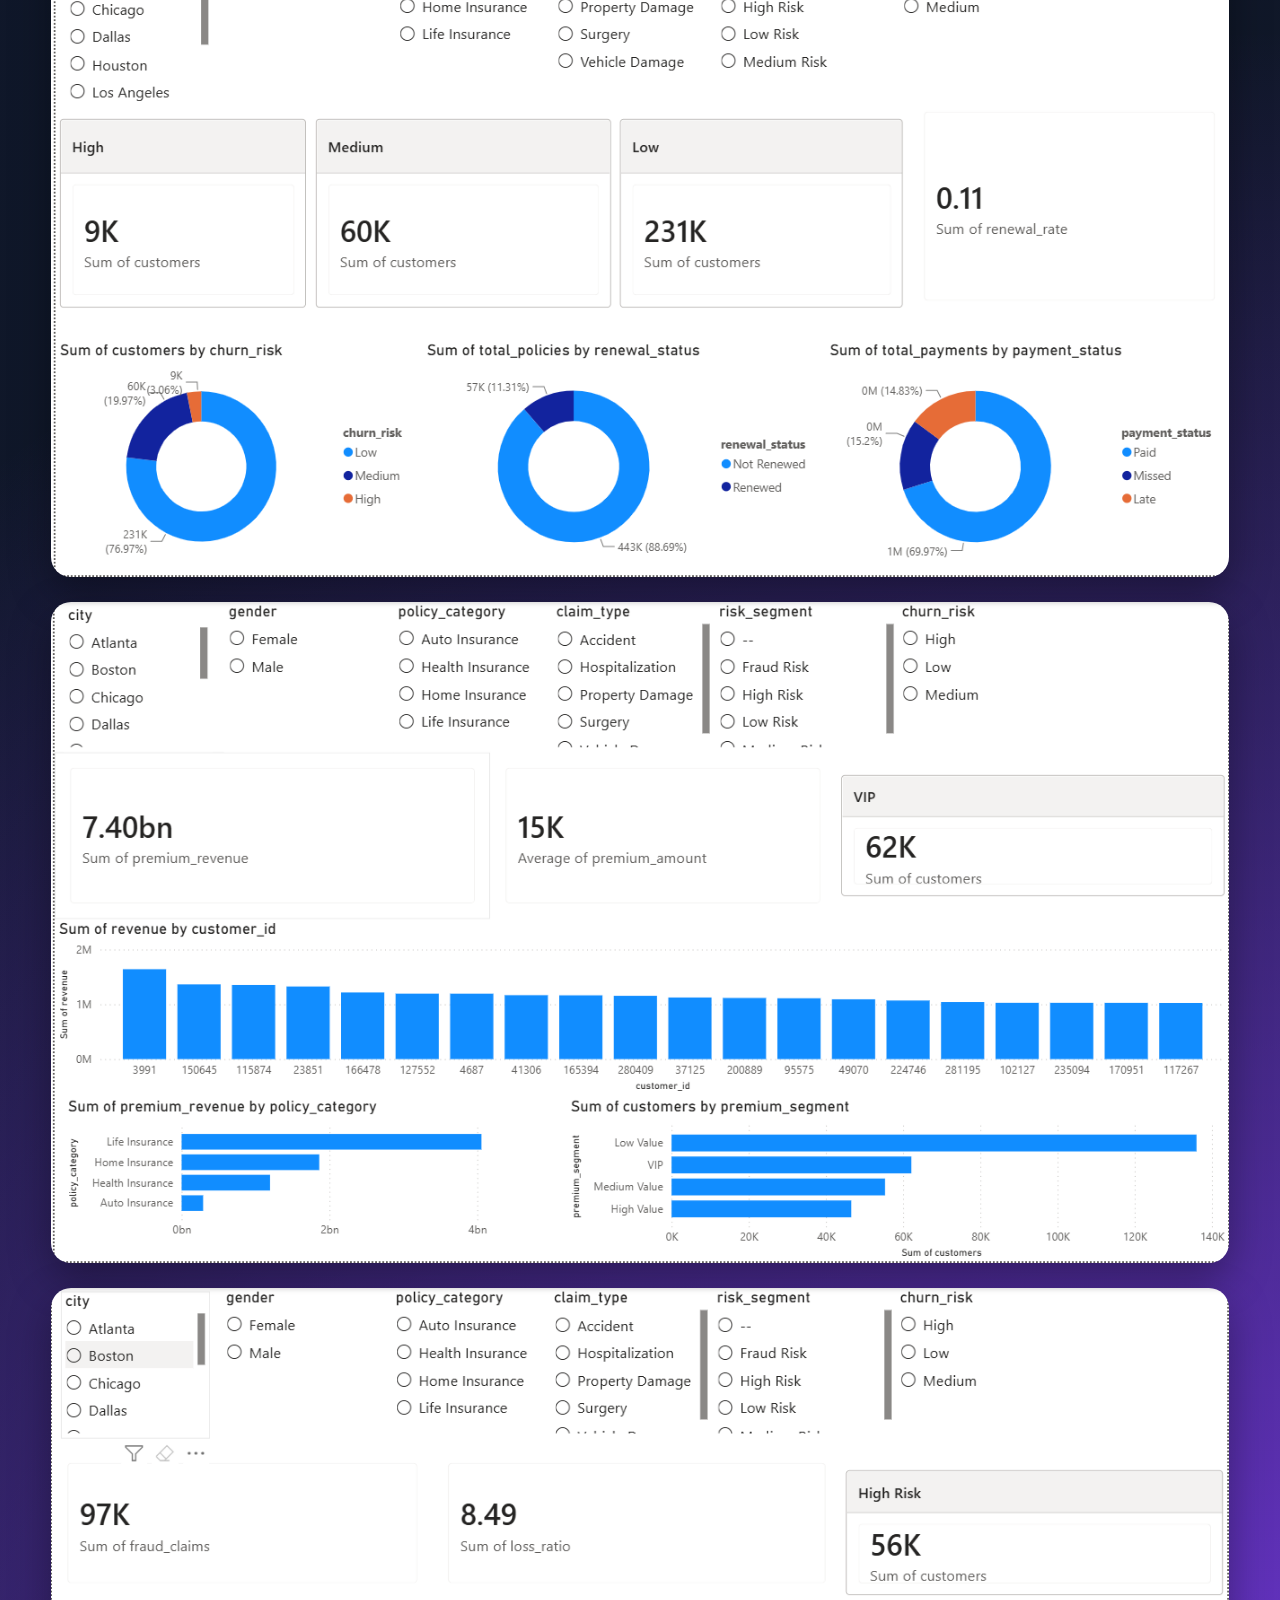
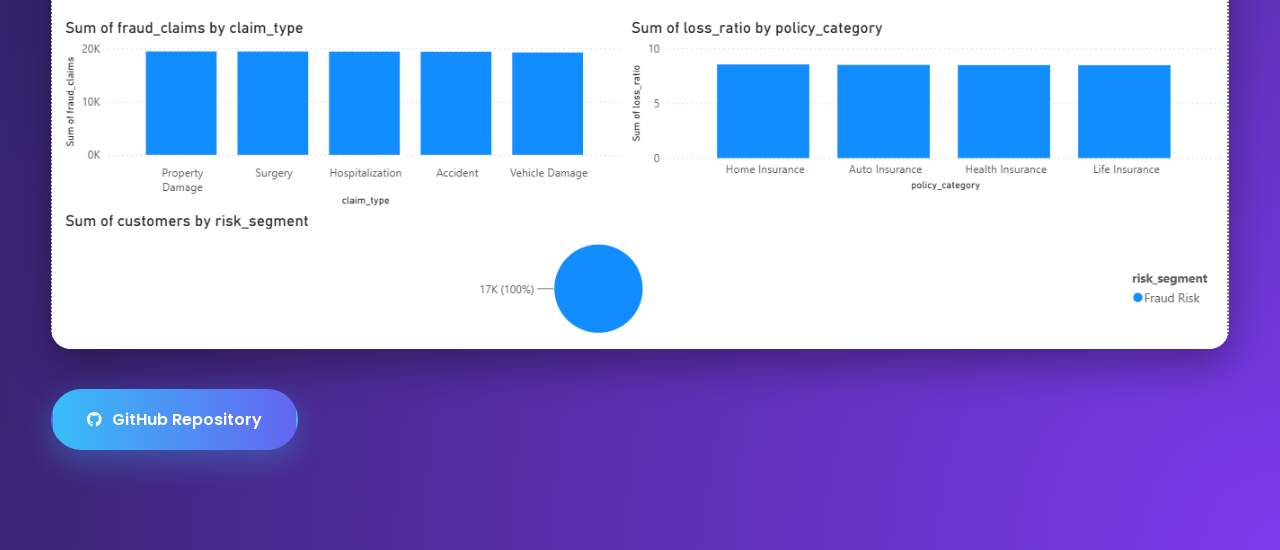
<file: projects/insurance.html>
<!DOCTYPE html>
<html lang="en">

<head>

<meta charset="UTF-8">
<meta name="viewport" content="width=device-width, initial-scale=1.0">

<title>Insurance Claims,Fraud Risk & Customer Retension Analytics</title>

<link rel="stylesheet" href="../css/style.css">
<link rel="stylesheet" href="../css/responsive.css">

<link rel="stylesheet"
href="https://cdnjs.cloudflare.com/ajax/libs/font-awesome/6.6.0/css/all.min.css">

</head

<body>

<header>

<nav class="navbar">

<div class="logo">
<span>P</span>eddirajulu
</div>

<ul class="nav-links">

<li><a href="../index.html">Home</a></li>

</ul>

</nav>

</header>

<section class="project-details">

<div class="container">

<h1>Insurance Claims,Fraud Risk & Customer Retension Analytics</h1>

<img src="../assets/images/insurance_executive_overview.png"
class="project-banner">

<h2>Business Problem</h2>
<p>
Insurance companies struggle with: 
</p>
<ul>
  <li>fraudulent claims </li>
  <li>delayed claim settlements </li>
  <li>policy cancellations </li>
  <li>low customer retention </li>
  <li>claim loss ratios </li>
  <li>premium leakage </li>
</ul>
<p>
Your project will solve these analytically.
</p>

<h2>Objectives</h2>
<p>
This project focuses on analyzing insurance customer behavior, claim patterns, fraud risk, premium performance, and customer retention. 

The objective is to build an end-to-end analytics solution that helps insurance companies:  
<p>

<ul>

<li>reduce fraudulent claims </li>

<li>improve claim settlement efficiency </li>

<li>identify high-risk customers </li>

<li>optimize premium revenue </li>

<li>improve customer retention  </li>

</ul>

<h2>Technology Used</h2>

<div class="tech-stack">

<span>Python</span>

<span>Pandas</span>

<span>Numpy</span>

<span>Matplotlib</span>

<span>Seaborn</span>

<span>SQL</span>

<span>Power BI</span>

<span>Tableau</span>

<span>Excel</span>

</div>

<h2>Project Workflow</h2>

<ol>

<li>Data generation & Collection</li>

<li>Data Cleaning</li>

<li>EDA</li>

<li>Feature Engineering</li>

<li>SQL Analysis, Data Modelling & Kpi Views</li>

<li>Dashboard Creation(powerbi & Tableau)</li>

</ol>

<h2>Business KPIs</h2>

<ul>

<li>Total Customers </li>

<li>Total Premium Revenue </li>

<li>Total Claims </li>

<li>Fraud Rate </li>

<li>Retention Rate </li>

<li>Loss Ratio </li>

<li>TOtal Policies </li>

<li>Total Claim Paid </li>

<li>Renewal Rate </li>

</ul>

<h2>Dashboard Preview</h2>

<img src="../assets/images/insurance_executive_overview.png"
class="dashboard-image">

<img src="../assets/images/insurance_claims_analytics.png"
class="dashboard-image">

<img src="../assets/images/insurance_customer_risk_analytics.png"
class="dashboard-image">

<img src="../assets/images/insurance_churn_retension_analysis.png"
class="dashboard-image">

<img src="../assets/images/insurance_premium_revenue_analytics.png"
class="dashboard-image">

<img src="../assets/images/insurance_fraud_probability_analytics.png"
class="dashboard-image">

<div class="github-button">

<a href="#"
class="btn primary">

<i class="fab fa-github"></i>

GitHub Repository

</a>

</div>

</div>

</section>

<script src="../js/script.js"></script>

</body>

</html>
</file>
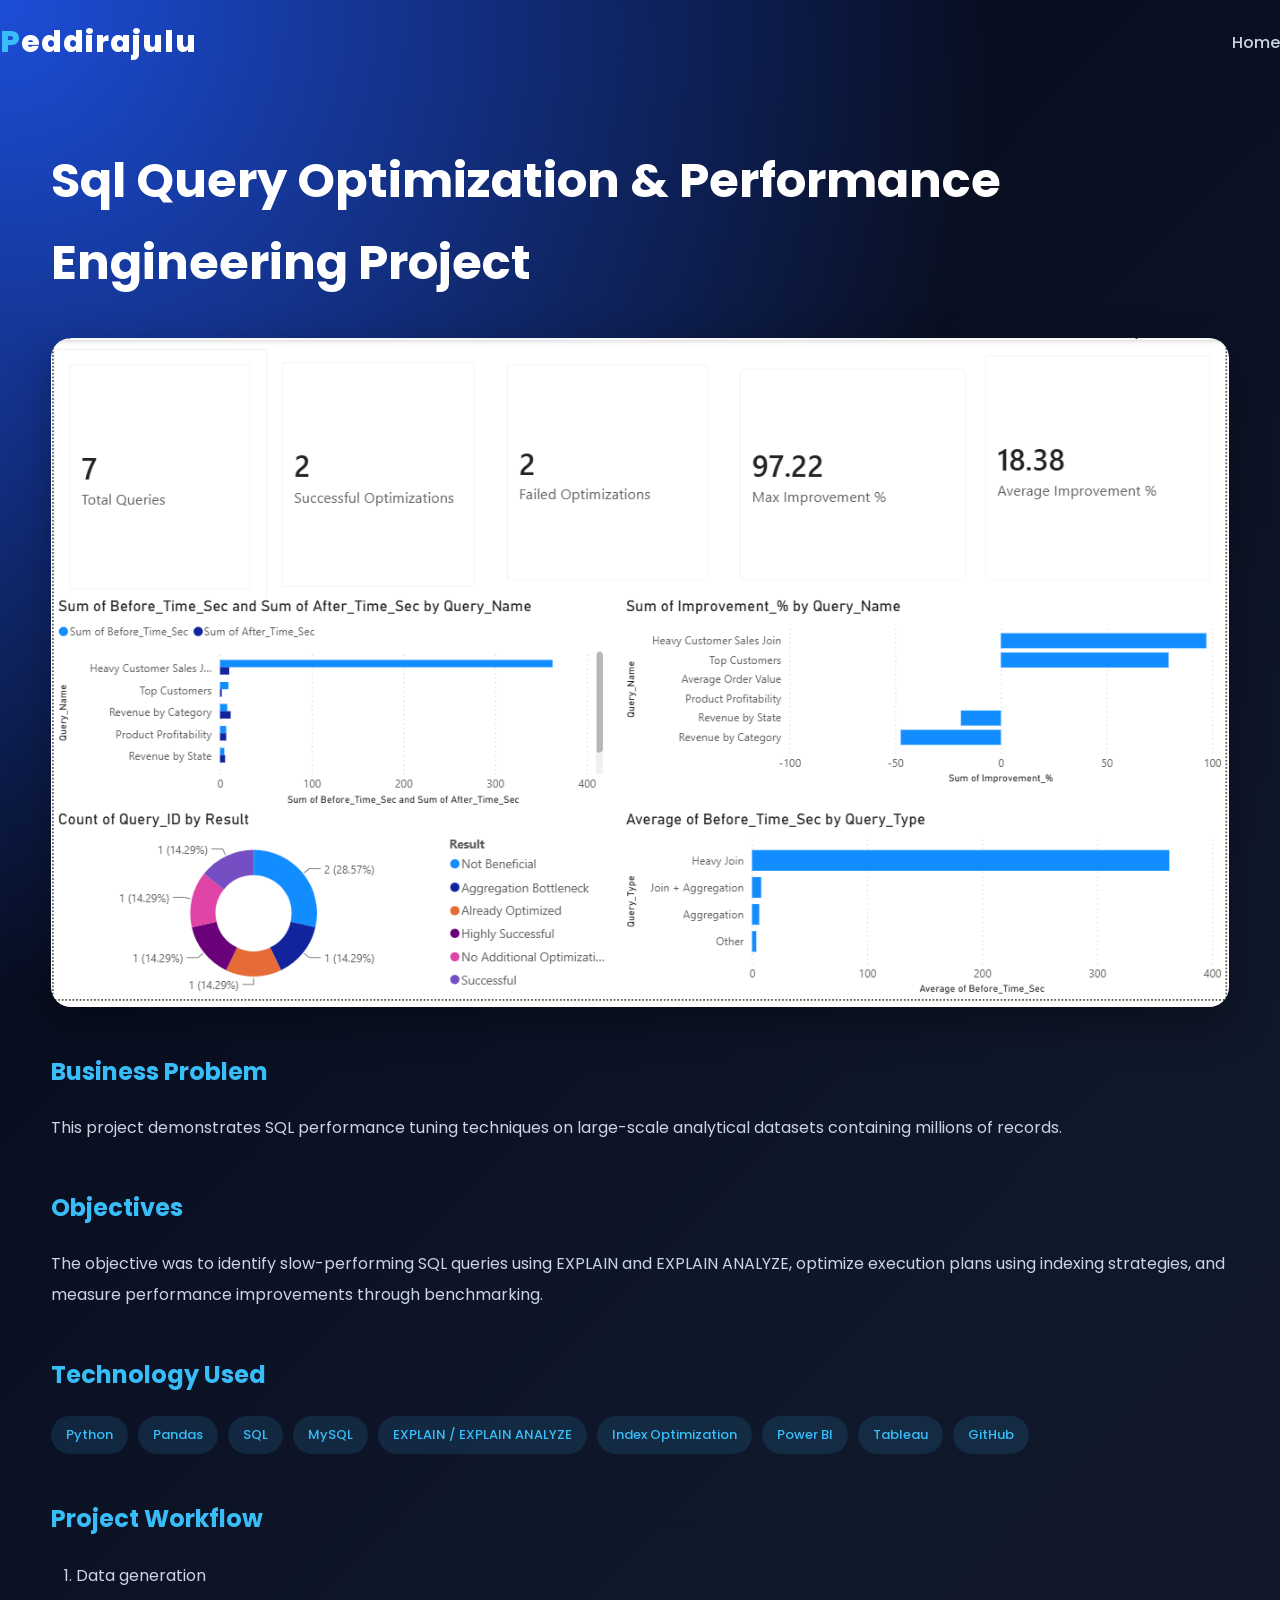
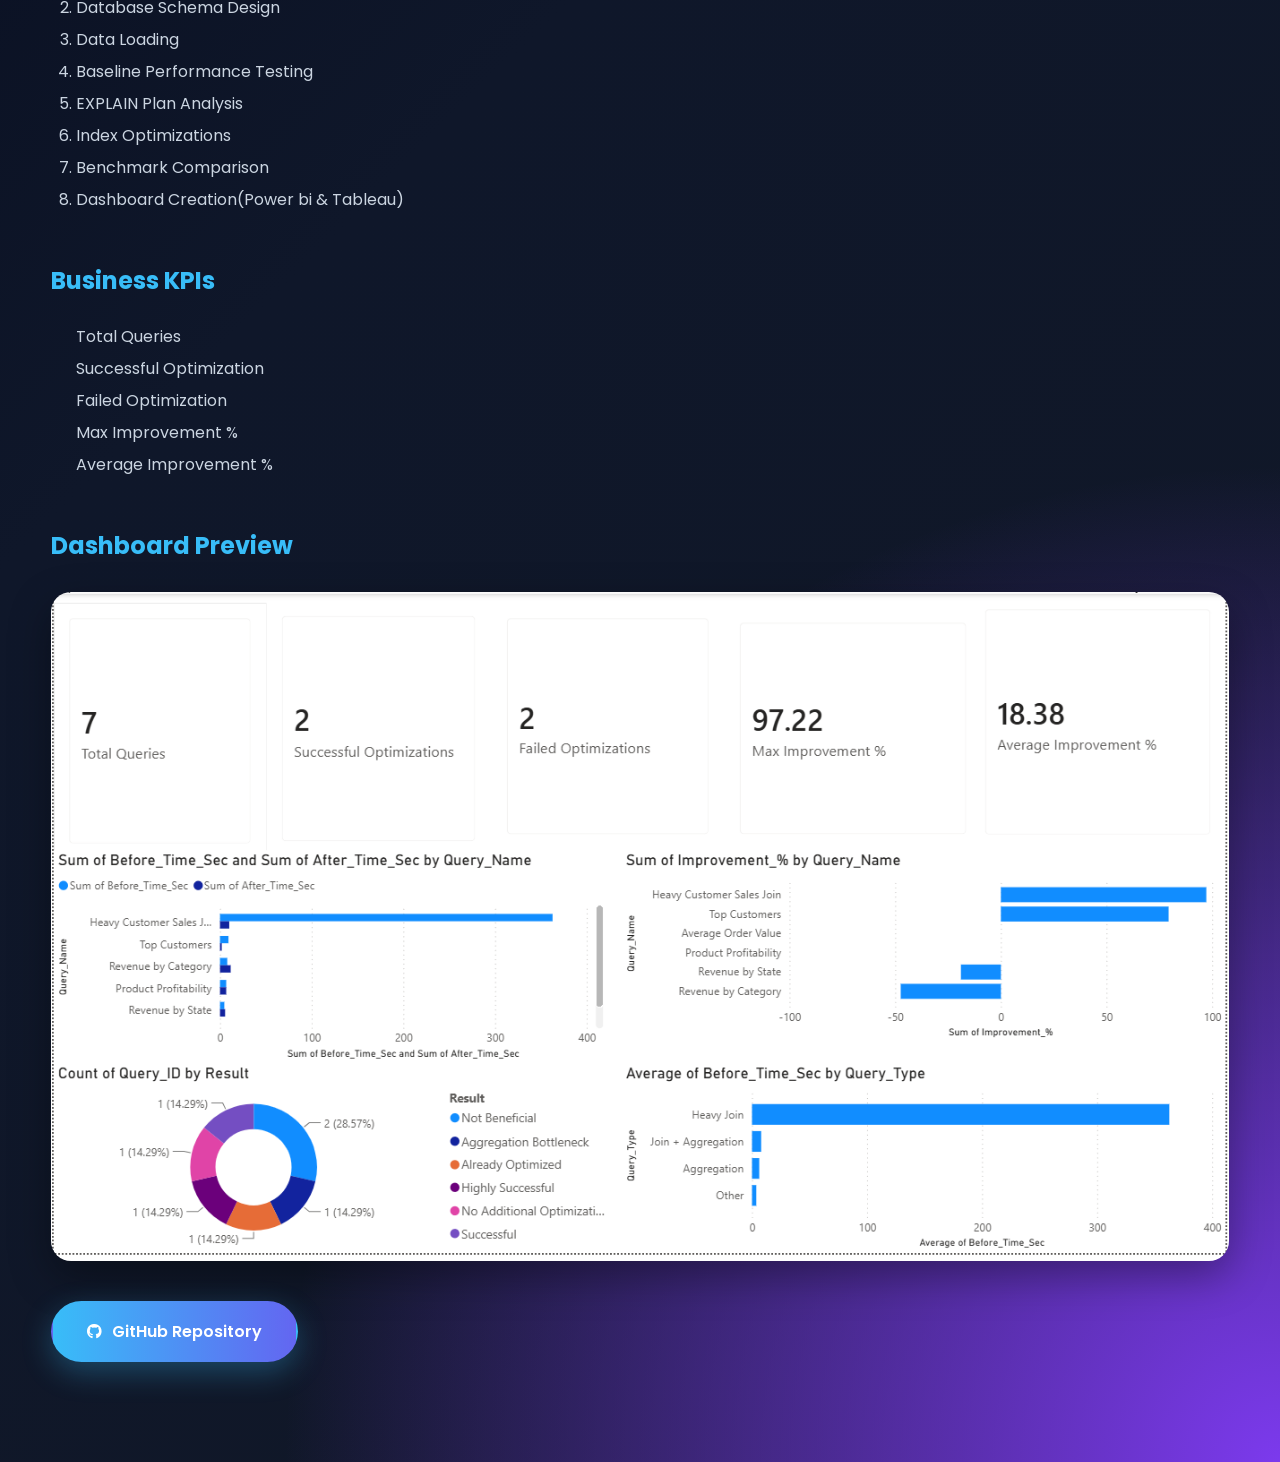
<file: projects/sql optimization.html>
<!DOCTYPE html>
<html lang="en">

<head>

<meta charset="UTF-8">
<meta name="viewport" content="width=device-width, initial-scale=1.0">

<title>Sql Query Optimization & Performance Engineering Project</title>

<link rel="stylesheet" href="../css/style.css">
<link rel="stylesheet" href="../css/responsive.css">

<link rel="stylesheet"
href="https://cdnjs.cloudflare.com/ajax/libs/font-awesome/6.6.0/css/all.min.css">

</head

<body>

<header>

<nav class="navbar">

<div class="logo">
<span>P</span>eddirajulu
</div>

<ul class="nav-links">

<li><a href="../index.html">Home</a></li>

</ul>

</nav>

</header>

<section class="project-details">

<div class="container">

<h1>Sql Query Optimization & Performance Engineering Project</h1>

<img src="../assets/images/sql_performance_executive_overview.png"
class="project-banner">

<h2>Business Problem</h2>
<p>
This project demonstrates SQL performance tuning techniques on large-scale analytical datasets containing millions of records. 
</p>

<h2>Objectives</h2>
<p>
The objective was to identify slow-performing SQL queries using EXPLAIN and EXPLAIN ANALYZE, optimize execution plans using indexing strategies, and measure performance improvements through benchmarking. 
<p>


<h2>Technology Used</h2>

<div class="tech-stack">

<span>Python</span>

<span>Pandas</span>

<span>SQL</span>

<span>MySQL</span>

<span>EXPLAIN / EXPLAIN ANALYZE</span>

<span>Index Optimization</span>

<span>Power BI</span>

<span>Tableau</span>

<span>GitHub</span>

</div>

<h2>Project Workflow</h2>

<ol>

<li>Data generation </li>

<li>Database Schema Design </li>

<li>Data Loading </li>

<li>Baseline Performance Testing </li>

<li>EXPLAIN Plan Analysis </li>

<li>Index Optimizations </li>

<li>Benchmark Comparison  </li>

<li>Dashboard Creation(Power bi & Tableau)</li>

</ol>

<h2>Business KPIs</h2>

<ul>

<li>Total Queries</li>

<li>Successful Optimization</li>

<li>Failed Optimization</li>

<li>Max Improvement %</li>

<li>Average Improvement %</li>

</ul>

<h2>Dashboard Preview</h2>

<img src="../assets/images/sql_performance_executive_overview.png"
class="dashboard-image">

<div class="github-button">

<a href="#"
class="btn primary">

<i class="fab fa-github"></i>

GitHub Repository

</a>

</div>

</div>

</section>

<script src="../js/script.js"></script>

</body>

</html>
</file>
<file: css/style.css>
/*==================================================
                    GOOGLE FONT
==================================================*/

@import url('https://fonts.googleapis.com/css2?family=Poppins:wght@300;400;500;600;700;800&display=swap');


/*==================================================
                    ROOT VARIABLES
==================================================*/

:root{

    /*========== Colors ==========*/

    --bg-color:#0f172a;
    --second-bg:#111827;
    --card-bg:rgba(30,41,59,.78);

    --primary:#38bdf8;
    --secondary:#6366f1;

    --text:#ffffff;
    --text-light:#cbd5e1;

    --border:rgba(255,255,255,.08);

    /*========== Effects ==========*/

    --shadow:0 15px 40px rgba(0,0,0,.35);

    --transition:.35s ease;

    --radius:18px;

    --max-width:1200px;

}


/*==================================================
                    RESET
==================================================*/

*{

    margin:0;
    padding:0;
    box-sizing:border-box;

}

html{

    scroll-behavior:smooth;

    overflow-x:hidden;

}

body{

    font-family:'Poppins',sans-serif;

    background:
    radial-gradient(circle at top left,#1d4ed8 0%,transparent 30%),
    radial-gradient(circle at bottom right,#7c3aed 0%,transparent 30%),
    linear-gradient(135deg,#020617,#0f172a,#111827);

    color:var(--text);

    line-height:1.7;

    overflow-x:hidden;

    min-height:100vh;

    text-rendering:optimizeLegibility;

    -webkit-font-smoothing:antialiased;

}


/*==================================================
                    GLOBAL
==================================================*/

img{

    max-width:100%;

    display:block;

}

a{

    text-decoration:none;

    color:inherit;

}

ul{

    list-style:none;

}

button{

    border:none;

    outline:none;

    cursor:pointer;

    font-family:inherit;

}

input,
textarea{

    font-family:inherit;

}

.container{

    width:min(92%,1200px);

    margin:auto;

}

section{

    padding:100px 0;

}


/*==================================================
                    SCROLLBAR
==================================================*/

::-webkit-scrollbar{

    width:8px;

}

::-webkit-scrollbar-track{

    background:#0b1120;

}

::-webkit-scrollbar-thumb{

    background:linear-gradient(
        180deg,
        var(--primary),
        var(--secondary)
    );

    border-radius:50px;

}

::-webkit-scrollbar-thumb:hover{

    background:var(--primary);

}

/*==================================================
                SECTION HEADERS
==================================================*/

.section-header{

    text-align:center;

    margin-bottom:70px;

}

.section-tag{

    display:inline-block;

    padding:8px 22px;

    border:1px solid rgba(56,189,248,.25);

    border-radius:50px;

    color:var(--primary);

    background:rgba(56,189,248,.08);

    font-size:14px;

    font-weight:600;

    letter-spacing:1px;

    text-transform:uppercase;

    margin-bottom:20px;

}

.section-title{

    font-size:clamp(2rem,5vw,2.8rem);

    font-weight:700;

    color:var(--text);

    margin-bottom:18px;

}

.section-subtitle{

    max-width:720px;

    margin:0 auto;

    color:var(--text-light);

    line-height:1.8;

    font-size:16px;

}


/*=============================================
        BACKGROUND ANIMATION
=============================================*/

.bg-animation{

    position:fixed;

    inset:0;

    overflow:hidden;

    pointer-events:none;

    z-index:-2;

}

.bg-animation span{

    position:absolute;

    width:220px;

    height:220px;

    border-radius:50%;

    background:rgba(56,189,248,.08);

    animation:floatBubble 22s linear infinite;

}

.bg-animation span:nth-child(1){left:5%;top:10%;}
.bg-animation span:nth-child(2){left:80%;top:15%;}
.bg-animation span:nth-child(3){left:60%;top:75%;}
.bg-animation span:nth-child(4){left:20%;top:70%;}
.bg-animation span:nth-child(5){left:45%;top:35%;}
.bg-animation span:nth-child(6){left:90%;top:60%;}

@keyframes floatBubble{

    0%{
        transform:translateY(0) scale(1);
    }

    50%{
        transform:translateY(-60px) scale(1.15);
    }

    100%{
        transform:translateY(0) scale(1);
    }

}


/*=============================================
            PREMIUM NAVBAR
=============================================*/

header{

    position:fixed;

    top:0;

    left:0;

    width:100%;

    z-index:1000;

    transition:var(--transition);

}

header.scrolled{

    background:rgba(2,6,23,.88);

    backdrop-filter:blur(18px);

    box-shadow:0 10px 35px rgba(0,0,0,.35);

}
.header{

    position:fixed;

    top:0;

    left:0;

    width:100%;

    z-index:1000;

    transition:var(--transition);

}

.header.scrolled{

    background:rgba(2,6,23,.88);

    backdrop-filter:blur(18px);

    box-shadow:0 10px 35px rgba(0,0,0,.35);

}

.navbar{

    display:flex;

    align-items:center;

    justify-content:space-between;

    height:85px;

}
.logo{

    font-size:30px;

    font-weight:800;

    color:var(--text);

    letter-spacing:1px;

    transition:var(--transition);

}

.logo span{

    color:var(--primary);

}

.logo:hover{

    transform:scale(1.05);

}

.nav-links{

    display:flex;

    align-items:center;

    gap:35px;

}

.nav-links li{

    list-style:none;

}

.nav-links a{

    position:relative;

    color:var(--text-light);

    font-size:16px;

    font-weight:500;

    transition:var(--transition);

}

.nav-links a:hover,

.nav-links a.active{

    color:var(--primary);

}

.nav-links a::after{

    content:"";

    position:absolute;

    left:0;

    bottom:-6px;

    width:0;

    height:2px;

    background:var(--primary);

    transition:var(--transition);

}

.nav-links a:hover::after,

.nav-links a.active::after{

    width:100%;

}

.menu-btn{

    display:none;

    font-size:28px;

    color:var(--text);

    cursor:pointer;

    transition:var(--transition);

}

.menu-btn:hover{

    color:var(--primary);

    transform:rotate(90deg);

}

.theme-toggle{

    display:flex;

    align-items:center;

    justify-content:center;

    width:45px;

    height:45px;

    border-radius:50%;

    background:rgba(255,255,255,.05);

    border:1px solid rgba(255,255,255,.08);

    cursor:pointer;

    transition:var(--transition);

}

.theme-toggle:hover{

    background:var(--primary);

    color:#fff;

}
/*==================================================
                THEME TOGGLE
==================================================*/

.theme-toggle{

    width:48px;
    height:48px;

    display:flex;
    align-items:center;
    justify-content:center;

    border-radius:50%;

    background:rgba(255,255,255,.08);

    border:1px solid var(--border);

    color:var(--text);

    cursor:pointer;

    transition:var(--transition);

    font-size:20px;

}

.theme-toggle:hover{

    background:var(--primary);

    color:#fff;

    transform:rotate(180deg);

}


/*==================================================
                    BUTTONS
==================================================*/

.btn{

    display:inline-flex;

    align-items:center;

    justify-content:center;

    gap:10px;

    padding:15px 34px;

    border-radius:50px;

    font-size:16px;

    font-weight:600;

    text-decoration:none;

    cursor:pointer;

    transition:var(--transition);

    border:2px solid transparent;

}

.btn.primary{

    background:linear-gradient(
        90deg,
        var(--primary),
        var(--secondary)
    );

    color:#fff;

    box-shadow:0 10px 30px rgba(56,189,248,.30);

}

.btn.primary:hover{

    transform:translateY(-5px);

    box-shadow:0 18px 38px rgba(56,189,248,.45);

}

.btn.secondary{

    background:transparent;

    border:2px solid var(--primary);

    color:var(--text);

}

.btn.secondary:hover{

    background:var(--primary);

    color:#fff;

    transform:translateY(-5px);

}

.btn i{

    font-size:15px;

}
/*==================================================
                    HERO SECTION
==================================================*/

.hero{

    position:relative;

    min-height:100vh;

    display:flex;

    align-items:center;

    overflow:hidden;

    padding:120px 0 80px;

    background:
        radial-gradient(circle at top left,#2563eb25 0%,transparent 35%),
        radial-gradient(circle at bottom right,#7c3aed30 0%,transparent 35%);

}

.hero-overlay{

    position:absolute;

    inset:0;

    background:linear-gradient(
        135deg,
        rgba(15,23,42,.85),
        rgba(2,6,23,.95)
    );

    z-index:0;

}

.hero-content{

    position:relative;

    z-index:2;

    display:grid;

    grid-template-columns:repeat(2,1fr);

    gap:80px;

    align-items:center;

}

.hero-left{

    animation:fadeLeft 1s ease;

}

.hero-tag{

    display:inline-block;

    padding:10px 22px;

    background:rgba(56,189,248,.12);

    border:1px solid rgba(56,189,248,.35);

    border-radius:50px;

    color:var(--primary);

    font-size:15px;

    font-weight:500;

    margin-bottom:25px;

}

.hero-left h1{

    font-size:clamp(3rem,7vw,4.6rem);

    line-height:1.1;

    font-weight:800;

    color:var(--text);

    margin-bottom:20px;

}

.hero-left h1 span{

    background:linear-gradient(
        90deg,
        var(--primary),
        #818cf8,
        #06b6d4
    );

    -webkit-background-clip:text;

    -webkit-text-fill-color:transparent;

}

.hero-left h2{

    min-height:50px;

    font-size:34px;

    color:#94a3b8;

    font-weight:600;

    margin-bottom:25px;

}

.hero-left p{

    max-width:620px;

    color:var(--text-light);

    font-size:18px;

    line-height:1.9;

    margin-bottom:35px;

}

.hero-buttons{

    display:flex;

    gap:20px;

    flex-wrap:wrap;

    margin-bottom:40px;

}

.hero-tech{

    display:flex;

    flex-wrap:wrap;

    gap:15px;

}

.hero-tech span{

    padding:10px 18px;

    background:rgba(255,255,255,.06);

    border:1px solid var(--border);

    border-radius:40px;

    font-size:14px;

    transition:var(--transition);

}

.hero-tech span:hover{

    background:var(--primary);

    color:#fff;

    transform:translateY(-5px);

}

.hero-right{

    display:flex;

    justify-content:center;

    align-items:center;

    animation:fadeRight 1s ease;

}

.profile-wrapper{

    position:relative;

    width:420px;

    height:420px;

    display:flex;

    justify-content:center;

    align-items:center;

}

.profile-wrapper img{

    width:340px;

    height:340px;

    object-fit:cover;

    border-radius:50%;

    border:8px solid rgba(255,255,255,.08);

    box-shadow:0 0 50px rgba(56,189,248,.35);

    position:relative;

    z-index:2;

}

.circle1{

    position:absolute;

    width:420px;

    height:420px;

    border:2px dashed rgba(56,189,248,.35);

    border-radius:50%;

    animation:rotateCircle 18s linear infinite;

}

.circle2{

    position:absolute;

    width:360px;

    height:360px;

    border:2px dashed rgba(99,102,241,.35);

    border-radius:50%;

    animation:rotateReverse 12s linear infinite;

}

.scroll-indicator{

    position:absolute;

    left:50%;

    bottom:25px;

    transform:translateX(-50%);

    z-index:3;

}

.scroll-indicator span{

    display:block;

    width:30px;

    height:55px;

    border:2px solid var(--primary);

    border-radius:50px;

    position:relative;

}

.scroll-indicator span::before{

    content:"";

    position:absolute;

    width:6px;

    height:12px;

    left:50%;

    top:10px;

    transform:translateX(-50%);

    background:var(--primary);

    border-radius:20px;

    animation:scrollDown 2s infinite;

}

/*================ Animations ================*/

@keyframes scrollDown{

    0%{
        opacity:0;
        transform:translate(-50%,0);
    }

    50%{
        opacity:1;
    }

    100%{
        opacity:0;
        transform:translate(-50%,20px);
    }

}

@keyframes rotateCircle{

    to{
        transform:rotate(360deg);
    }

}

@keyframes rotateReverse{

    to{
        transform:rotate(-360deg);
    }

}

@keyframes fadeLeft{

    from{
        opacity:0;
        transform:translateX(-70px);
    }

    to{
        opacity:1;
        transform:translateX(0);
    }

}

@keyframes fadeRight{

    from{
        opacity:0;
        transform:translateX(70px);
    }

    to{
        opacity:1;
        transform:translateX(0);
    }

}
/*==================================================
                    ABOUT
==================================================*/

.about{

    padding:120px 0;

}

.about-wrapper{

    display:grid;

    grid-template-columns:420px 1fr;

    gap:70px;

    align-items:center;

}

.about-image{

    position:relative;

}

.about-image img{

    width:100%;

    border-radius:25px;

    box-shadow:var(--shadow);

}

.experience-badge{

    position:absolute;

    right:-20px;

    bottom:30px;

    padding:22px 30px;

    background:linear-gradient(
        135deg,
        var(--primary),
        var(--secondary)
    );

    color:#fff;

    border-radius:20px;

    text-align:center;

    box-shadow:var(--shadow);

}

.experience-badge h2{

    font-size:38px;

    margin-bottom:6px;

}

.experience-badge p{

    font-size:15px;

}

.about-content h3{

    font-size:38px;

    color:var(--text);

    margin-bottom:25px;

}

.about-content p{

    color:var(--text-light);

    line-height:1.9;

    margin-bottom:25px;

}

.about-highlights{

    display:grid;

    grid-template-columns:repeat(2,1fr);

    gap:18px;

    margin-top:40px;

}

.highlight{

    display:flex;

    align-items:center;

    gap:15px;

    padding:16px 18px;

    background:rgba(255,255,255,.05);

    border:1px solid var(--border);

    border-radius:14px;

    transition:var(--transition);

}

.highlight:hover{

    transform:translateY(-6px);

    background:rgba(56,189,248,.12);

    border-color:var(--primary);

}

.highlight i{

    color:var(--primary);

    font-size:18px;

}

.highlight span{

    color:var(--text);

    font-weight:500;

}

.stats-grid{

    display:grid;

    grid-template-columns:repeat(4,1fr);

    gap:25px;

    margin-top:80px;

}

.stat-box{

    padding:35px;

    text-align:center;

    background:rgba(255,255,255,.05);

    border:1px solid var(--border);

    border-radius:20px;

    backdrop-filter:blur(15px);

    transition:var(--transition);

}

.stat-box:hover{

    transform:translateY(-10px);

    box-shadow:0 20px 40px rgba(56,189,248,.20);

    border-color:var(--primary);

}

.stat-box h2{

    font-size:42px;

    color:var(--primary);

    margin-bottom:10px;

}

.stat-box p{

    color:var(--text-light);

}
/*==================================================
                    SKILLS
==================================================*/

.skills{

    padding:120px 0;

}

.skills-wrapper{

    display:grid;

    grid-template-columns:repeat(auto-fit,minmax(340px,1fr));

    gap:35px;

    margin-top:70px;

}

.skill-card{

    background:rgba(255,255,255,.05);

    border:1px solid var(--border);

    backdrop-filter:blur(18px);

    border-radius:22px;

    padding:35px;

    transition:var(--transition);

}

.skill-card:hover{

    transform:translateY(-10px);

    border-color:var(--primary);

    box-shadow:0 20px 40px rgba(56,189,248,.20);

}

.skill-header{

    display:flex;

    align-items:center;

    justify-content:space-between;

    margin-bottom:25px;

}

.skill-header i{

    font-size:32px;

    color:var(--primary);

}

.skill-header h3{

    flex:1;

    margin-left:15px;

    font-size:24px;

    color:var(--text);

}

.skill-header span{

    font-weight:700;

    color:var(--primary);

}

.progress{

    height:10px;

    background:#1e293b;

    border-radius:30px;

    overflow:hidden;

    margin-bottom:20px;

}

.progress-bar{

    height:100%;

    width:0;

    border-radius:30px;

    background:linear-gradient(
        90deg,
        var(--primary),
        var(--secondary)
    );

    animation:growBar 2s forwards;

}

.progress-bar.sql{width:95%;}
.progress-bar.python{width:90%;}
.progress-bar.powerbi{width:92%;}
.progress-bar.tableau{width:90%;}
.progress-bar.excel{width:90%;}
.progress-bar.ml{width:80%;}

.skill-card p{

    color:var(--text-light);

    line-height:1.8;

}

@keyframes growBar{

    from{

        width:0;

    }

}


/*==================================================
                    PROJECTS
==================================================*/

.projects{

    padding:120px 0;

}

.projects-grid{

    display:grid;

    grid-template-columns:repeat(2,minmax(0,1fr));

    gap:35px;

    align-items:stretch;

}

.project-card{

    position:relative;

    display:flex;

    flex-direction:column;

    overflow:hidden;

    background:rgba(255,255,255,.05);

    border:1px solid var(--border);

    border-radius:24px;

    backdrop-filter:blur(18px);

    transition:var(--transition);

    height:100%;

}

.project-card:hover{

    transform:translateY(-10px);

    border-color:var(--primary);

    box-shadow:0 20px 45px rgba(56,189,248,.22);

}

.project-card img{

    width:100%;

    height:240px;

    object-fit:cover;

    transition:.5s;

}

.project-card:hover img{

    transform:scale(1.06);

}

.project-content{

    display:flex;

    flex-direction:column;

    flex:1;

    padding:30px;

}

.project-content h3{

    font-size:26px;

    color:var(--text);

    margin-bottom:15px;

}

.project-content p{

    color:var(--text-light);

    line-height:1.8;

    margin-bottom:22px;

}

.tech-stack{

    display:flex;

    flex-wrap:wrap;

    gap:10px;

    margin-bottom:25px;

}

.tech-stack span{

    padding:8px 15px;

    border-radius:30px;

    background:rgba(56,189,248,.12);

    color:var(--primary);

    font-size:13px;

    font-weight:500;

}

.project-impact{

    margin-bottom:25px;

}

.project-impact h4{

    color:var(--primary);

    margin-bottom:15px;

}

.project-impact ul{

    padding-left:18px;

    color:var(--text-light);

    line-height:1.9;

}

.project-buttons{

    display:flex;

    gap:15px;

    margin-top:auto;

    flex-wrap:wrap;

}

.featured-badge{

    position:absolute;

    top:18px;

    left:18px;

    z-index:5;

    padding:8px 18px;

    border-radius:30px;

    background:linear-gradient(
        90deg,
        var(--primary),
        var(--secondary)
    );

    color:#fff;

    font-size:13px;

    font-weight:600;

}

.project-card::after{

    content:"";

    position:absolute;

    top:0;

    left:-100%;

    width:100%;

    height:100%;

    background:linear-gradient(
        90deg,
        transparent,
        rgba(255,255,255,.08),
        transparent
    );

    transition:.8s;

}

.project-card:hover::after{

    left:100%;

}
/*==================================================
                    EXPERIENCE
==================================================*/

.experience{

    padding:120px 0;

}

.timeline{

    position:relative;

    max-width:1200px;

    margin:70px auto 0;

}

.timeline::before{

    content:"";

    position:absolute;

    top:0;

    left:50%;

    width:4px;

    height:100%;

    background:var(--primary);

    transform:translateX(-50%);

}

.timeline-item{

    position:relative;

    width:50%;

    padding:0 45px 50px;

}

.timeline-item.left{

    left:0;

    text-align:right;

}

.timeline-item.right{

    left:50%;

    text-align:left;

}

.timeline-dot{

    position:absolute;

    top:35px;

    width:20px;

    height:20px;

    background:var(--primary);

    border:5px solid var(--bg-color);

    border-radius:50%;

    z-index:5;

}

.timeline-item.left .timeline-dot{

    right:-10px;

}

.timeline-item.right .timeline-dot{

    left:-10px;

}

.timeline-card{

    background:rgba(255,255,255,.05);

    border:1px solid var(--border);

    border-radius:20px;

    padding:30px;

    backdrop-filter:blur(15px);

    transition:var(--transition);

}

.timeline-card:hover{

    transform:translateY(-8px);

    border-color:var(--primary);

    box-shadow:0 20px 40px rgba(56,189,248,.20);

}

.timeline-year{

    display:inline-block;

    padding:8px 18px;

    margin-bottom:18px;

    border-radius:30px;

    background:rgba(56,189,248,.15);

    color:var(--primary);

    font-weight:600;

    font-size:14px;

}

.timeline-card h3{

    font-size:26px;

    color:var(--text);

    margin-bottom:8px;

}

.timeline-card h4{

    color:var(--primary);

    margin-bottom:18px;

}

.timeline-card p{

    color:var(--text-light);

    line-height:1.8;

    margin-bottom:20px;

}

.timeline-card ul{

    padding-left:20px;

}

.timeline-card li{

    color:var(--text-light);

    margin-bottom:10px;

}


/*==================================================
                    SERVICES
==================================================*/

.services{

    padding:120px 0;

}

.services-grid{

    display:grid;

    grid-template-columns:repeat(auto-fit,minmax(280px,1fr));

    gap:30px;

    margin-top:70px;

}

.service-card{

    padding:45px 30px;

    text-align:center;

    background:rgba(255,255,255,.05);

    border:1px solid var(--border);

    border-radius:20px;

    backdrop-filter:blur(15px);

    transition:var(--transition);

}

.service-card:hover{

    transform:translateY(-10px);

    border-color:var(--primary);

    box-shadow:0 20px 40px rgba(56,189,248,.20);

}

.service-card i{

    font-size:52px;

    color:var(--primary);

    margin-bottom:20px;

}

.service-card h3{

    font-size:22px;

    color:var(--text);

}

/*==================================================
                    RESUME
==================================================*/

.resume{

    padding:120px 0;

}

.resume-box{

    text-align:center;

    padding:70px;

    background:rgba(255,255,255,.05);

    border:1px solid var(--border);

    border-radius:25px;

    backdrop-filter:blur(18px);

    transition:var(--transition);

}

.resume-box:hover{

    transform:translateY(-8px);

    border-color:var(--primary);

    box-shadow:0 20px 40px rgba(56,189,248,.20);

}

.resume-box h2{

    font-size:40px;

    color:var(--text);

    margin-bottom:20px;

}

.resume-box p{

    color:var(--text-light);

    line-height:1.8;

    margin-bottom:35px;

}


/*==================================================
                    CONTACT
==================================================*/

.contact{

    padding:120px 0;

}

.contact-grid{

    display:grid;

    grid-template-columns:repeat(auto-fit,minmax(260px,1fr));

    gap:30px;

    margin-top:60px;

}

.contact-card{

    background:rgba(255,255,255,.05);

    border:1px solid var(--border);

    border-radius:22px;

    backdrop-filter:blur(18px);

    padding:40px 30px;

    text-align:center;

    transition:var(--transition);

}

.contact-card:hover{

    transform:translateY(-10px);

    border-color:var(--primary);

    box-shadow:0 20px 40px rgba(56,189,248,.20);

}

.contact-card i{

    font-size:42px;

    color:var(--primary);

    margin-bottom:20px;

}

.contact-card h3{

    color:var(--text);

    margin-bottom:10px;

}

.contact-card p{

    color:var(--text-light);

    word-break:break-word;

}

.contact-buttons{

    display:flex;

    justify-content:center;

    gap:20px;

    flex-wrap:wrap;

    margin-top:60px;

}


/*==================================================
                    FOOTER
==================================================*/

footer{

    padding:70px 0;

    background:#020617;

    border-top:1px solid var(--border);

}

.footer-content{

    text-align:center;

}

.footer-content h2{

    font-size:34px;

    color:var(--text);

    margin-bottom:15px;

}

.footer-content p{

    color:var(--text-light);

    margin-bottom:20px;

}

.footer-icons{

    display:flex;

    justify-content:center;

    gap:18px;

    margin:30px 0;

}

.footer-icons a{

    width:55px;

    height:55px;

    display:flex;

    justify-content:center;

    align-items:center;

    border-radius:50%;

    background:rgba(255,255,255,.06);

    border:1px solid var(--border);

    color:var(--text);

    font-size:20px;

    transition:var(--transition);

}

.footer-icons a:hover{

    background:var(--primary);

    border-color:var(--primary);

    color:#fff;

    transform:translateY(-6px);

}

.copyright{

    color:var(--text-light);

    font-size:15px;

    margin-top:20px;

}
/*==================================================
                BACK TO TOP
==================================================*/

#topBtn{

    position:fixed;

    right:30px;

    bottom:30px;

    width:55px;

    height:55px;

    border:none;

    border-radius:50%;

    background:linear-gradient(
        135deg,
        var(--primary),
        var(--secondary)
    );

    color:#fff;

    font-size:22px;

    cursor:pointer;

    display:none;

    z-index:999;

    transition:var(--transition);

    box-shadow:0 10px 25px rgba(56,189,248,.30);

}

#topBtn:hover{

    transform:translateY(-6px);

    box-shadow:0 18px 35px rgba(56,189,248,.40);

}


/*==================================================
                    LOADER
==================================================*/

#loader{

    position:fixed;

    inset:0;

    background:var(--bg-color);

    display:flex;

    justify-content:center;

    align-items:center;

    flex-direction:column;

    gap:20px;

    z-index:99999;

}

.loader-ring{

    width:70px;

    height:70px;

    border:6px solid rgba(255,255,255,.15);

    border-top:6px solid var(--primary);

    border-radius:50%;

    animation:spin 1s linear infinite;

}

#loader h2{

    color:var(--text);

    font-size:22px;

    font-weight:600;

}

@keyframes spin{

    to{

        transform:rotate(360deg);

    }

}


/*==================================================
                SCROLL PROGRESS BAR
==================================================*/

#progress-bar{

    position:fixed;

    top:0;

    left:0;

    width:0;

    height:4px;

    background:linear-gradient(
        90deg,
        var(--primary),
        var(--secondary)
    );

    z-index:99999;

}


/*==================================================
                SCROLL ANIMATION
==================================================*/

.project-card,
.skill-card,
.service-card,
.timeline-card,
.stat-box,
.contact-card,
.resume-box{

    opacity:0;

    transform:translateY(60px);

    transition:all .8s ease;

}

.show{

    opacity:1;

    transform:translateY(0);

}


/*==================================================
            ACTIVE NAVIGATION
==================================================*/

.nav-links a.active{

    color:var(--primary);

}


/*==================================================
            PROFILE ANIMATION
==================================================*/

.profile-wrapper{

    transition:transform .2s linear;

}


/*==================================================
            PROJECT DETAILS
==================================================*/

.project-details{

    padding:140px 0 100px;

}

.project-details h1{

    font-size:48px;

    color:var(--text);

    margin-bottom:30px;

}

.project-details h2{

    color:var(--primary);

    margin:45px 0 20px;

}

.project-details p{

    color:var(--text-light);

    line-height:1.9;

}

.project-banner{

    width:100%;

    border-radius:20px;

    margin:35px 0;

    box-shadow:var(--shadow);

}

.dashboard-image{

    width:100%;

    margin-top:25px;

    border-radius:20px;

    box-shadow:var(--shadow);

}

.project-details ul,
.project-details ol{

    margin-left:25px;

    margin-bottom:30px;

    color:var(--text-light);

    line-height:2;

}

.github-button{

    margin-top:40px;

}

/*==================================================
                    LIGHT MODE
==================================================*/

body.light{

    background:#f5f7fb;

    color:#111827;

}

body.light .hero-overlay{

    background:rgba(255,255,255,.78);

}

body.light .hero,
body.light .about,
body.light .skills,
body.light .projects,
body.light .experience,
body.light .services,
body.light .resume,
body.light .contact{

    background:transparent;

}

body.light .project-card,
body.light .skill-card,
body.light .timeline-card,
body.light .service-card,
body.light .contact-card,
body.light .resume-box,
body.light .stat-box{

    background:#ffffff;

    border:1px solid #e5e7eb;

    color:#111827;

}

body.light p{

    color:#475569;

}

body.light .nav-links a{

    color:#111827;

}

body.light .logo{

    color:#111827;

}

body.light .theme-toggle{

    background:#ffffff;

    color:#111827;

    border:1px solid #d1d5db;

}

body.light .footer{

    background:#ffffff;

}


/*==================================================
                CURSOR GLOW
==================================================*/

#cursor-glow{

    position:fixed;

    width:250px;

    height:250px;

    border-radius:50%;

    background:radial-gradient(

        circle,

        rgba(56,189,248,.18),

        transparent 70%

    );

    pointer-events:none;

    transform:translate(-50%,-50%);

    z-index:-1;

    transition:transform .05s linear;

}
</file>
<file: css/responsive.css>
/*==================================================
                LARGE DEVICES (1200px)
==================================================*/

@media (max-width:1200px){

.container{

    width:95%;

}

.hero-left h1{

    font-size:60px;

}

.hero-left h2{

    font-size:30px;

}

.section-title{

    font-size:38px;

}

/* Keep 2 columns */

.projects-grid{

    grid-template-columns:repeat(2,1fr);

}

}


/*==================================================
                TABLETS (992px)
==================================================*/

@media (max-width:992px){

.hero-content{

    grid-template-columns:1fr;

    text-align:center;

    gap:60px;

}

.hero-right{

    order:-1;

}

.profile-wrapper{

    width:360px;

    height:360px;

    margin:auto;

}

/* FIXED */

.about-wrapper{

    grid-template-columns:1fr;

    text-align:center;

}

.about-image{

    max-width:420px;

    margin:auto;

}

.about-highlights{

    grid-template-columns:repeat(2,1fr);

}

.stats-grid{

    grid-template-columns:repeat(2,1fr);

}

/* Timeline */

.timeline::before{

    left:30px;

}

.timeline-item{

    width:100%;

    left:0 !important;

    padding-left:80px;

    padding-right:20px;

    text-align:left;

}

.timeline-dot{

    left:20px !important;

    right:auto !important;

}

/* IMPORTANT */
/* Keep TWO project columns on tablets */

.projects-grid{

    grid-template-columns:repeat(2,1fr);

}

.skills-wrapper{

    grid-template-columns:repeat(2,1fr);

}

.services-grid{

    grid-template-columns:repeat(2,1fr);

}

.contact-grid{

    grid-template-columns:repeat(2,1fr);

}

}


/*==================================================
                MOBILE (768px)
==================================================*/

@media (max-width:768px){

.nav-links{

    position:absolute;

    top:85px;

    left:-100%;

    width:100%;

    background:#111827;

    flex-direction:column;

    align-items:center;

    padding:35px 0;

    transition:.4s;

}

.nav-links.active{

    left:0;

}

.nav-links li{

    margin:18px 0;

}

.menu-btn{

    display:block;

}

.hero{

    padding-top:120px;

}

.hero-left h1{

    font-size:46px;

}

.hero-left h2{

    font-size:24px;

}

.hero-left p{

    font-size:16px;

}

.hero-buttons{

    flex-direction:column;

    align-items:center;

    gap:18px;

}

.profile-wrapper{

    width:300px;

    height:300px;

}

.profile-wrapper img{

    width:220px;

    height:220px;

}

.circle1{

    width:300px;

    height:300px;

}

.circle2{

    width:250px;

    height:250px;

}

.about-highlights{

    grid-template-columns:1fr;

}

.stats-grid{

    grid-template-columns:1fr 1fr;

}

.skills-wrapper{

    grid-template-columns:1fr;

}

/* Mobile = 1 project per row */

.projects-grid{

    grid-template-columns:1fr;

}

.services-grid{

    grid-template-columns:1fr;

}

.contact-grid{

    grid-template-columns:1fr;

}

.resume-box{

    padding:40px 25px;

}

.project-buttons{

    flex-direction:column;

}

.project-buttons .btn{

    width:100%;

}

.section-title{

    font-size:32px;

}

}

/*==================================================
                SMALL PHONES (576px)
==================================================*/

@media (max-width:576px){

.hero-left h1{
    font-size:38px;
}

.hero-left h2{
    font-size:22px;
}

.section-title{
    font-size:30px;
}

.profile-wrapper{
    width:100%;
    height:260px;
}

.profile-wrapper img{
    width:190px;
    height:190px;
}

.skills-wrapper{
    grid-template-columns:1fr;
}

.services-grid{
    grid-template-columns:1fr;
}

.stats-grid{
    grid-template-columns:1fr;
}

.resume-box h2{
    font-size:28px;
}

.contact-card{
    padding:30px;
}

.footer-content h2{
    font-size:28px;
}

.footer-icons{
    gap:15px;
}

.footer-icons a{
    width:45px;
    height:45px;
}

.experience-badge{
    right:0;
    left:0;
    width:220px;
    margin:auto;
    bottom:-25px;
}

.about-content h3{
    font-size:30px;
}

}


/*==================================================
                EXTRA SMALL (400px)
==================================================*/

@media (max-width:400px){

.hero-left h1{
    font-size:32px;
}

.hero-left h2{
    font-size:20px;
}

.hero-left p{
    font-size:15px;
}

.logo{
    font-size:22px;
}

.btn{
    padding:12px 22px;
    font-size:14px;
}

.stat-box{
    padding:25px;
}

.stat-box h2{
    font-size:34px;
}

.project-content{
    padding:22px;
}

.project-content h3{
    font-size:20px;
}

.service-card{
    padding:30px;
}

.contact-card{
    padding:25px;
}

}
</file>
